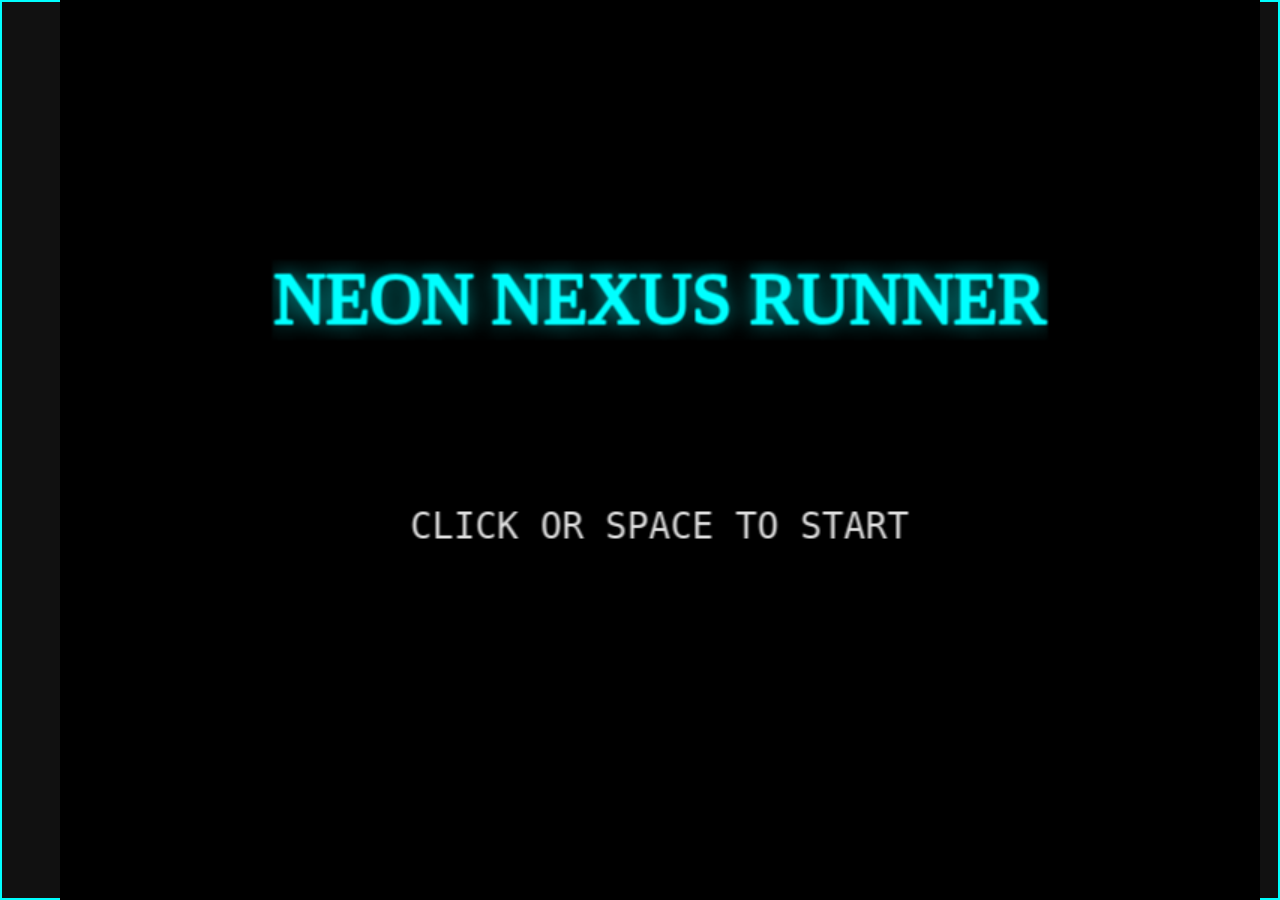
<file: phaser/260316/index.html>
<!DOCTYPE html>
<html lang="en">
<head>
    <meta charset="UTF-8">
    <meta name="viewport" content="width=device-width, initial-scale=1.0">
    <title>Neon Nexus Runner</title>
  <script type="module" crossorigin src="/phaser/260316/assets/index-8js2Ljbl.js"></script>
  <link rel="stylesheet" crossorigin href="/phaser/260316/assets/index-DbnS7CLB.css">
</head>
<body>
    <div id="game-container"></div>
</body>
</html>
</file>
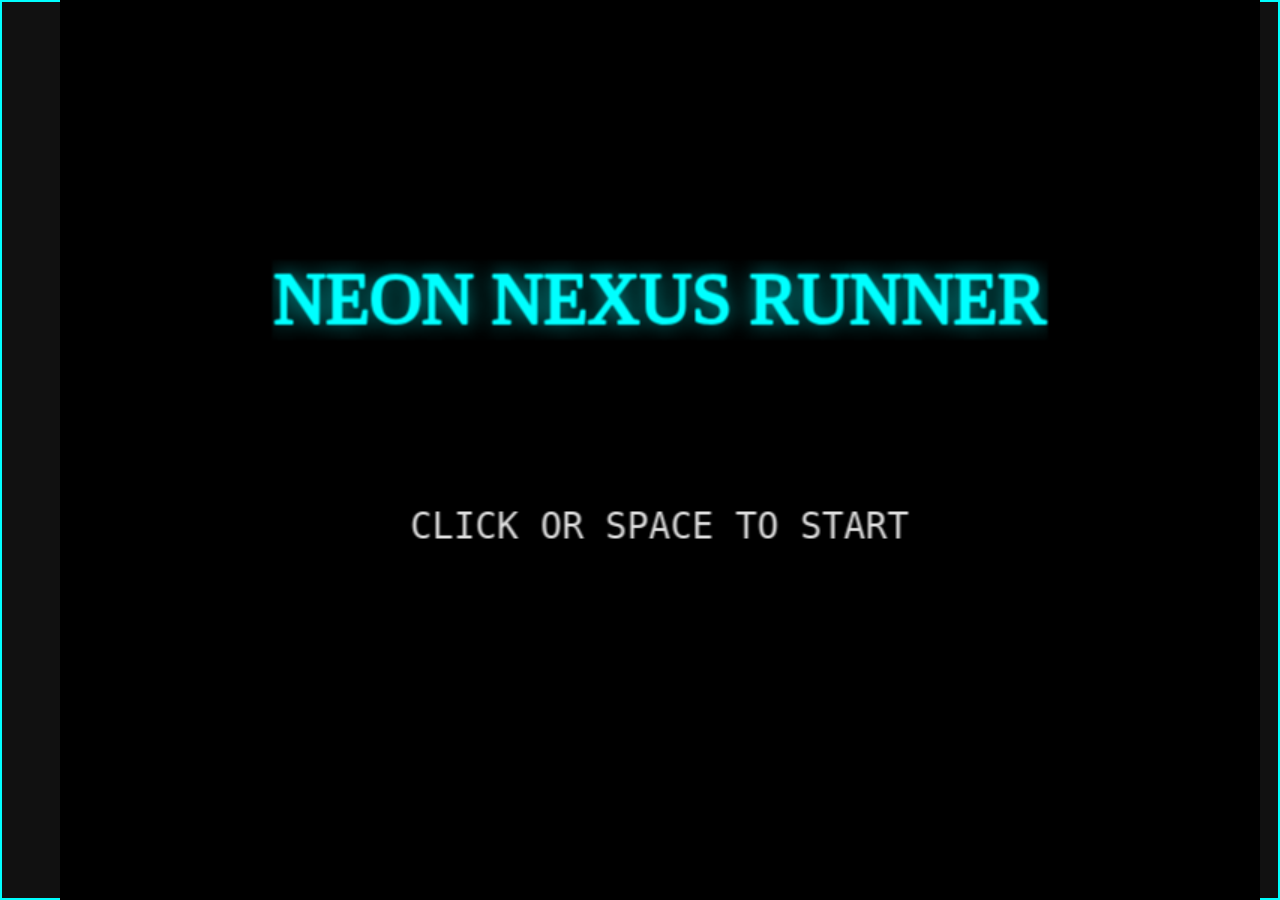
<file: pub/260316/index.html>
<!DOCTYPE html>
<html lang="en">
<head>
    <meta charset="UTF-8">
    <meta name="viewport" content="width=device-width, initial-scale=1.0">
    <title>Neon Nexus Runner</title>
  <script type="module" crossorigin src="./assets/index-8js2Ljbl.js"></script>
  <link rel="stylesheet" crossorigin href="./assets/index-DbnS7CLB.css">
</head>
<body>
    <div id="game-container"></div>
</body>
</html>
</file>
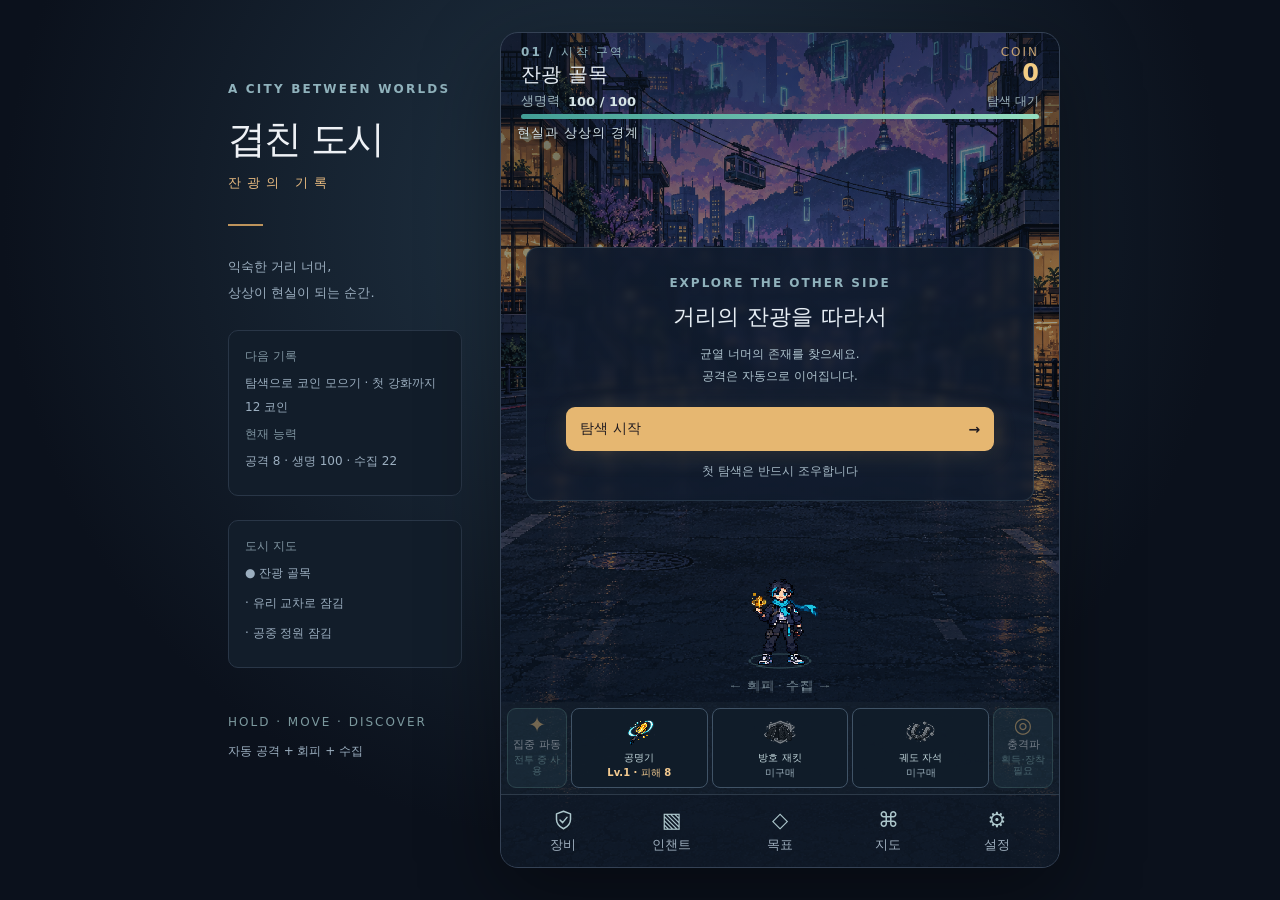
<file: pub/ch01/index.html>
<!doctype html>
<html lang="ko">
<head>
  <meta charset="UTF-8"><meta name="viewport" content="width=device-width, initial-scale=1, viewport-fit=cover">
  <meta name="theme-color" content="#101827"><title>겹친 도시 · 잔광의 기록</title>
  <link rel="icon" href="data:,">
  <link rel="stylesheet" href="./src/style.css">
</head>
<body>
  <div class="app">
    <aside class="journal"><div class="eyebrow">A CITY BETWEEN WORLDS</div><h1>겹친 도시</h1><p class="subtitle">잔광의 기록</p><div class="rule"></div><p>익숙한 거리 너머,<br>상상이 현실이 되는 순간.</p><div id="desktop-summary"></div><div class="journal-foot">HOLD · MOVE · DISCOVER<br><span>자동 공격 + 회피 + 수집</span></div></aside>
    <main id="game-shell">
      <header><div><span class="eyebrow" id="area-label">시작 구역</span><h2 id="place">잔광 골목</h2></div><div class="wallet"><span>COIN</span><strong id="coins">0</strong></div></header>
      <div class="vitals"><div class="health-label"><span>생명력</span><strong id="hp">100 / 100</strong><span id="phase">탐색 대기</span></div><div class="health-track"><div id="health-fill"></div></div></div>
      <div class="play-area">
        <section id="field" tabindex="0" aria-label="게임 전장. 화면을 드래그하거나 방향키로 좌우 이동" aria-keyshortcuts="ArrowLeft ArrowRight"><div id="phaser"></div><div class="field-feedback"><div class="field-top"><span id="battle-status">현실과 상상의 경계</span><button id="escape" hidden>도망</button></div><div id="toast" role="status" aria-live="polite"></div></div><div id="idle"><span class="eyebrow">EXPLORE THE OTHER SIDE</span><h3 id="idle-title">거리의 잔광을 따라서</h3><p id="idle-description">균열 너머의 존재를 찾으세요.<br>공격은 자동으로 이어집니다.</p><button id="next-goal" class="next-goal" hidden>다음 목표 <span>›</span></button><button id="explore" class="primary">탐색 시작 <span>→</span></button><small id="chance">첫 탐색은 반드시 조우합니다</small></div></section>
        <div class="control-deck"><button id="special-left" class="special"><b>✦</b><span>집중 파동</span><small>준비</small></button><div class="equipment-summary" role="group" aria-label="현재 장비"><div class="equipment-card" id="card-weapon"><span class="art art-0" aria-hidden="true"></span><span>공명기<strong id="gear-weapon"></strong></span></div><div class="equipment-card" id="card-armor"><span class="art art-1" aria-hidden="true"></span><span>방호 재킷<strong id="gear-armor"></strong></span></div><div class="equipment-card" id="card-collector"><span class="art art-2" aria-hidden="true"></span><span>궤도 자석<strong id="gear-collector"></strong></span></div></div><button id="special-right" class="special"><b>◎</b><span>충격파</span><small>첫 승리 목표 보상</small></button></div>
        <aside id="panel" class="panel" aria-labelledby="panel-title" hidden><div class="panel-heading"><div><span class="eyebrow">FIELD JOURNAL</span><h2 id="panel-title" tabindex="-1">장비</h2></div><button id="close-panel" aria-label="메뉴 닫기">✕</button></div><div id="panel-body"></div></aside>
      </div>
      <nav aria-label="게임 메뉴"><button data-panel="equipment"><svg viewBox="0 0 24 24" aria-hidden="true"><path d="M12 2 20 5v6c0 5-3.3 8.6-8 11-4.7-2.4-8-6-8-11V5z"/><path d="m8 12 3 3 5-6"/></svg>장비</button><button data-panel="cards"><span>▧</span>인챈트</button><button data-panel="goals"><span>◇</span>목표 <i id="goal-dot"></i></button><button data-panel="map"><span>⌘</span>지도</button><button data-panel="settings"><span>⚙</span>설정</button></nav>
    </main>
  </div>
  <dialog id="recovery" aria-labelledby="recovery-title"><h2 id="recovery-title">저장 기록 확인</h2><p id="recovery-text"></p><p>새 게임을 저장하면 현재 기록을 교체합니다. 읽지 못한 원본은 복구용으로 보존합니다.</p><button id="retry-load">다시 읽기</button><button id="new-game">새 게임 시작</button></dialog>
  <dialog id="reset-confirm" aria-labelledby="reset-title"><h2 id="reset-title">게임 완전 초기화</h2><p>현재 진행과 로컬 저장본·백업·복구 기록을 모두 삭제합니다.</p><button id="cancel-reset">취소</button><button id="confirm-reset">완전히 초기화</button></dialog>
  <script src="./vendor/phaser.min.js"></script><script type="module" src="./src/main.js"></script>
</body>
</html>
</file>
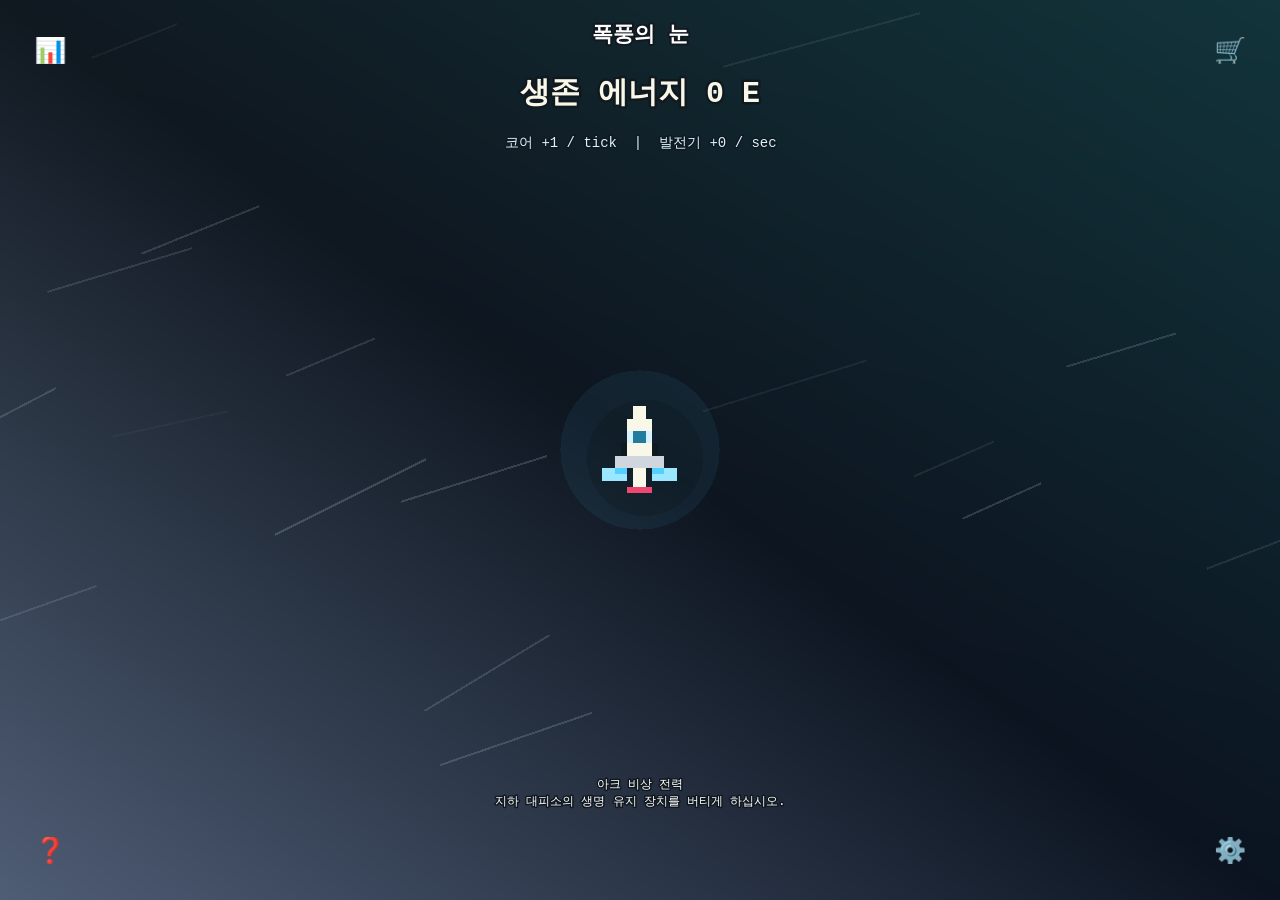
<file: pub/ck/index.html>
<!DOCTYPE html>
<html lang="ko">
  <head>
    <meta charset="UTF-8" />
    <meta name="viewport" content="width=device-width, initial-scale=1.0" />
    <title>폭풍의 눈</title>
    <script type="module" crossorigin src="./assets/index-fCjA8Sil.js"></script>
    <link rel="stylesheet" crossorigin href="./assets/index-DIsk_gTu.css">
  </head>
  <body>
    <div id="game-container"></div>
  </body>
</html>
</file>
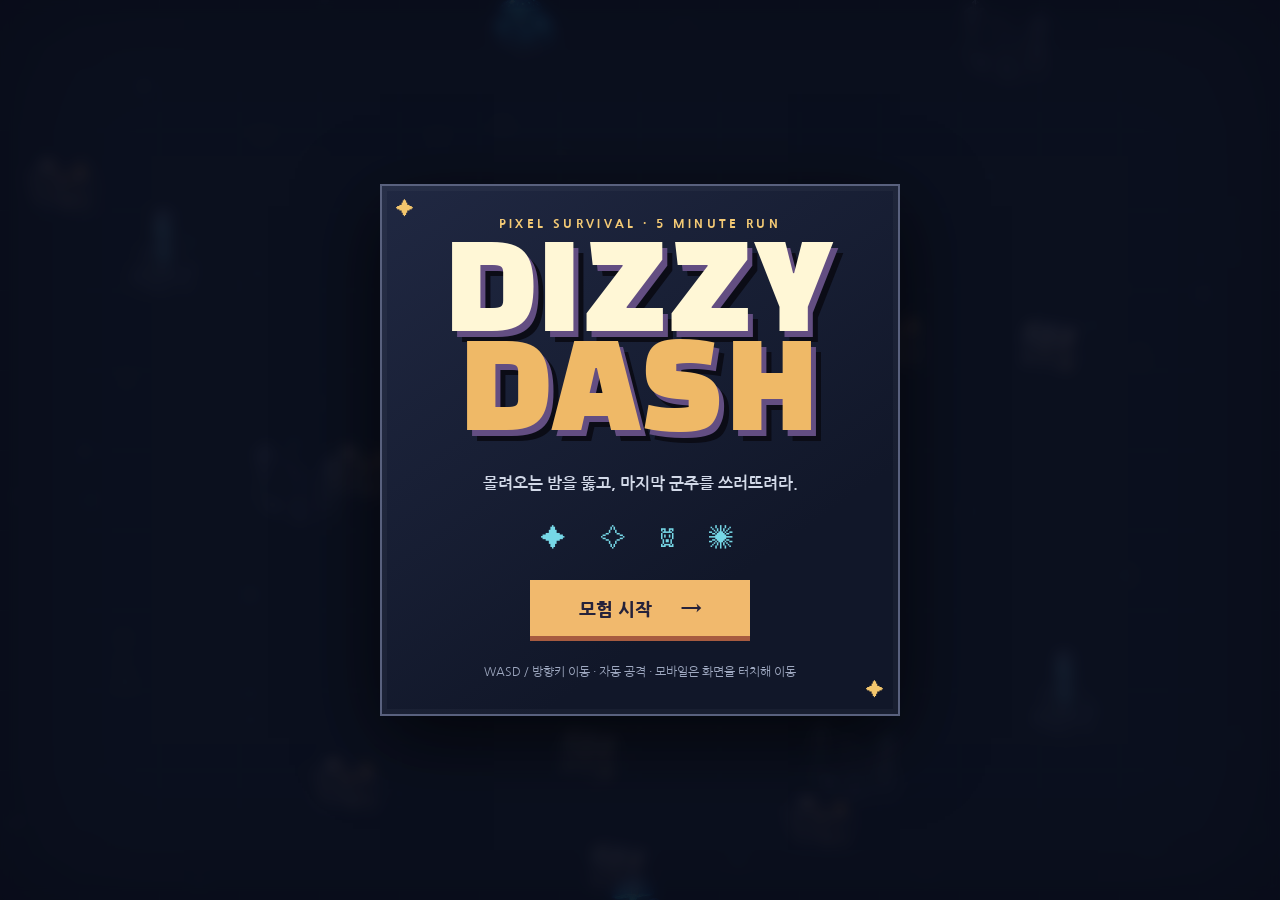
<file: pub/dd01/index.html>
<!doctype html>
<html lang="ko">
  <head>
    <meta charset="UTF-8" />
    <meta name="viewport" content="width=device-width, initial-scale=1, maximum-scale=1, user-scalable=no" />
    <meta name="theme-color" content="#111424" />
    <title>Dizzy Dash — 밤을 살아남아라</title>
    <script type="module" crossorigin src="./assets/index-4WSCrm2i.js"></script>
    <link rel="stylesheet" crossorigin href="./assets/index-DY08dWlR.css">
  </head>
  <body>
    <main id="app">
      <div id="game"></div>
      <div id="hud" hidden>
        <div class="hud-top"><div class="stat hp">♥ <span id="hp-label">100 / 100</span><div class="bar"><i id="hp-bar"></i></div></div><div class="stat time"><span id="stage-label">STAGE 1</span> · ◷ <span id="time-label">00:00</span></div><div class="stat kills">☠ <span id="kills-label">0</span></div></div>
        <div class="xp-wrap"><span id="level-label">LV 1</span><div class="bar xp"><i id="xp-bar"></i></div><span id="xp-label">0 / 4 XP</span></div>
        <div id="player-stats" class="player-stats" aria-label="플레이어 능력치"></div>
        <div id="boss-bar-wrap" hidden><span>밤의 군주</span><div class="bar boss"><i id="boss-bar"></i></div></div>
      </div>
      <div id="touch-controls" hidden><div id="joystick"><div id="joystick-knob"></div></div></div>
      <section id="menu" class="overlay"><div class="panel intro"><p class="eyebrow">PIXEL SURVIVAL · 5 MINUTE RUN</p><h1>DIZZY<br><em>DASH</em></h1><p class="tagline">몰려오는 밤을 뚫고, 마지막 군주를 쓰러뜨려라.</p><div class="preview-icons">✦　✧　☠　✺</div><button id="start-button" class="primary">모험 시작 <span>→</span></button><button id="new-button" class="secondary" hidden>새 게임 시작</button><p class="hint">WASD / 방향키 이동 · 자동 공격 · 모바일은 화면을 터치해 이동</p></div></section>
      <section id="upgrade" class="overlay" hidden><div class="panel upgrade-panel"><p class="eyebrow">LEVEL UP!</p><h2>새로운 힘을 선택하세요</h2><div id="upgrade-choices"></div><p class="hint">카드를 눌러 계속하기 · 1 / 2 / 3 키 사용 가능</p></div></section>
      <section id="result" class="overlay" hidden><div class="panel result-panel"><p class="eyebrow" id="result-eyebrow"></p><h2 id="result-title"></h2><p id="result-subtitle"></p><div class="result-stats"><div><strong id="result-time"></strong><small>생존 시간</small></div><div><strong id="result-kills"></strong><small>처치 수</small></div><div><strong id="result-level"></strong><small>도달 레벨</small></div></div><button id="restart-button" class="primary">다시 도전 <span>↻</span></button></div></section>
    </main>
  </body>
</html>
</file>
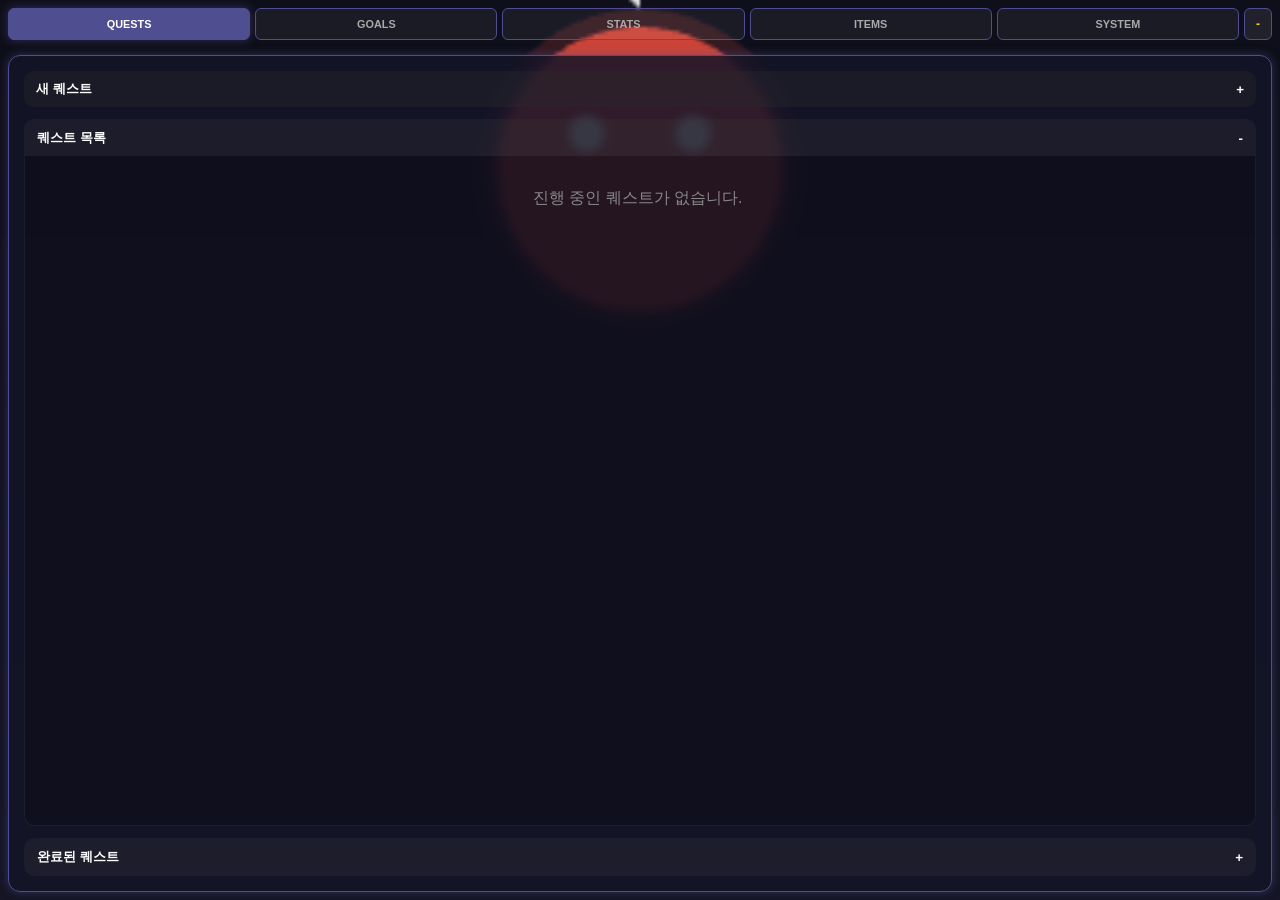
<file: pub/hq/index.html>
<!DOCTYPE html>
<html lang="ko">
  <head>
    <meta charset="UTF-8" />
    <meta name="viewport" content="width=device-width, initial-scale=1.0, viewport-fit=cover" />
    <title>Horizon Quest</title>
    <script type="module" crossorigin src="./assets/index-CZYZK7o8.js"></script>
    <link rel="stylesheet" crossorigin href="./assets/index-DOA9Mmzo.css">
  </head>
  <body>
    <div id="game-container"></div>
    <div id="ui-container"></div>
  </body>
</html>
</file>
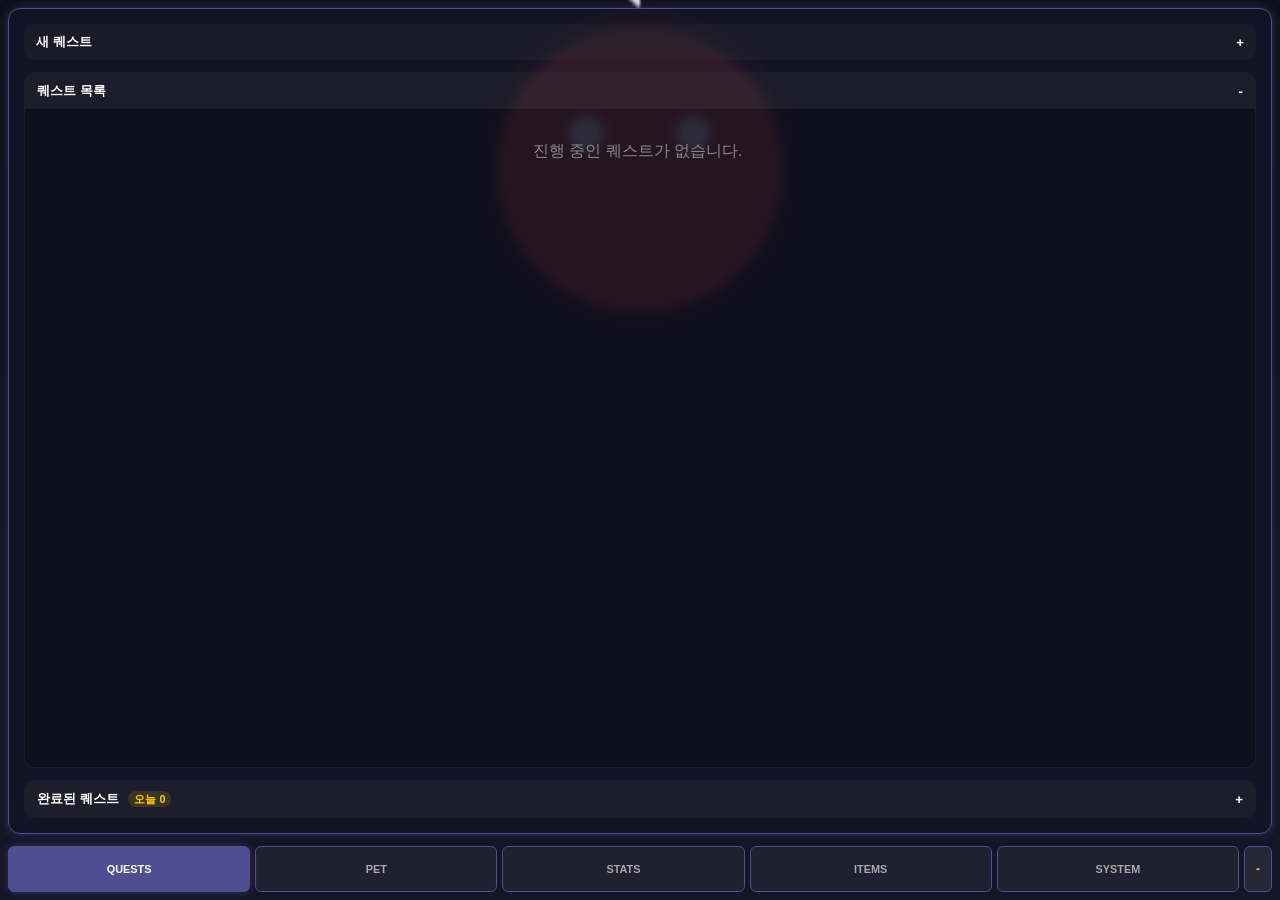
<file: pub/hq01/index.html>
<!DOCTYPE html>
<html lang="ko">
  <head>
    <meta charset="UTF-8" />
    <meta name="viewport" content="width=device-width, initial-scale=1.0, viewport-fit=cover" />
    <title>Horizon Quest</title>
    <script type="module" crossorigin src="./assets/index-DRPVR2Gy.js"></script>
    <link rel="stylesheet" crossorigin href="./assets/index-cgn2CxUa.css">
  </head>
  <body>
    <div id="game-container"></div>
    <div id="ui-container"></div>
  </body>
</html>
</file>
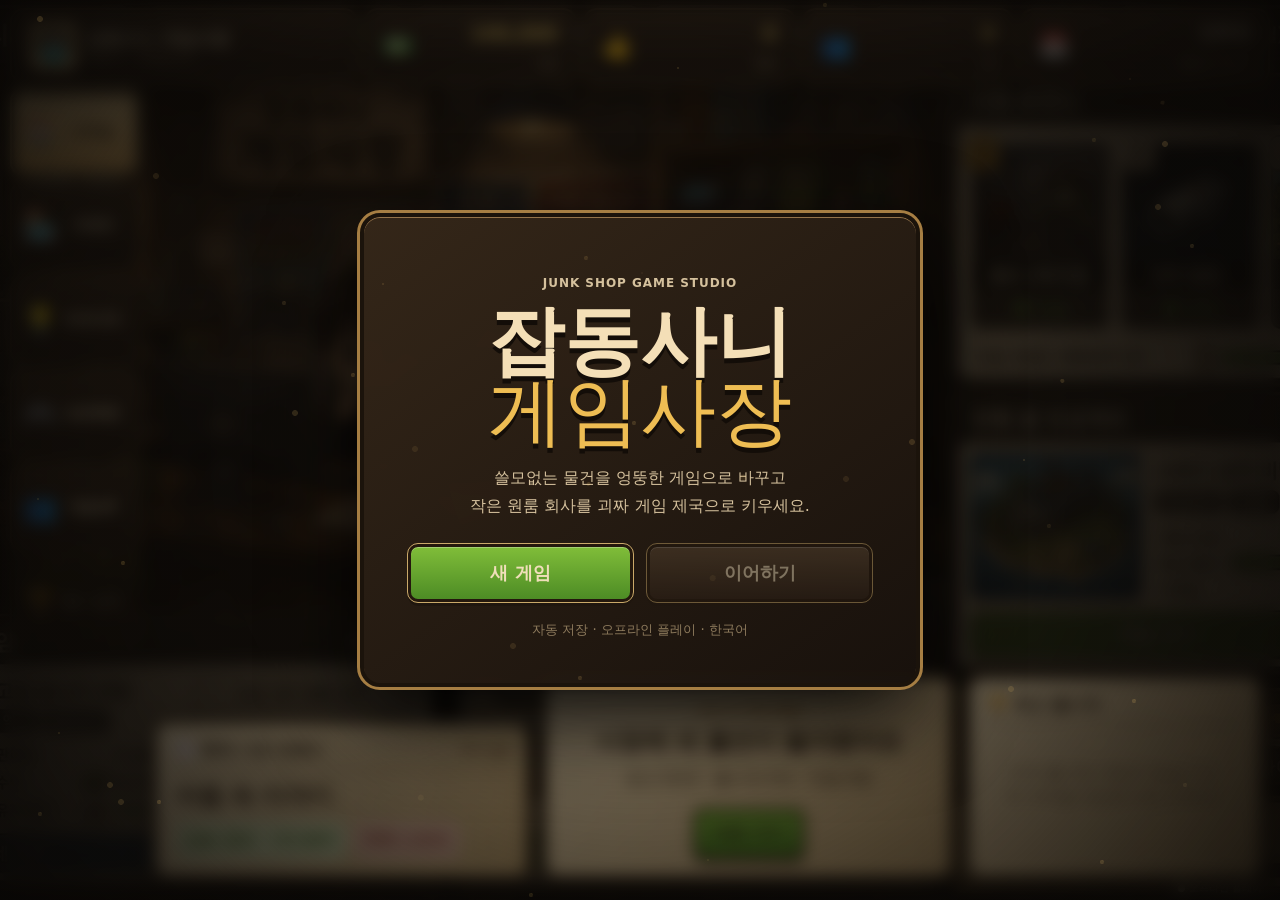
<file: pub/ju01/index.html>
<!doctype html>
<html lang="ko">
  <head>
    <meta charset="UTF-8" />
    <meta name="viewport" content="width=device-width, initial-scale=1.0, viewport-fit=cover" />
    <meta name="theme-color" content="#191713" />
    <meta name="description" content="잡동사니를 조합해 기상천외한 게임을 만드는 경영 시뮬레이션" />
    <title>잡동사니 게임사장</title>
    <script type="module" crossorigin src="/pub/ju01/assets/index-DosweHq-.js"></script>
    <link rel="stylesheet" crossorigin href="/pub/ju01/assets/index--Me20t4A.css">
  </head>
  <body>
    <div id="game-canvas" aria-hidden="true"></div>
    <div id="app"></div>
  </body>
</html>
</file>
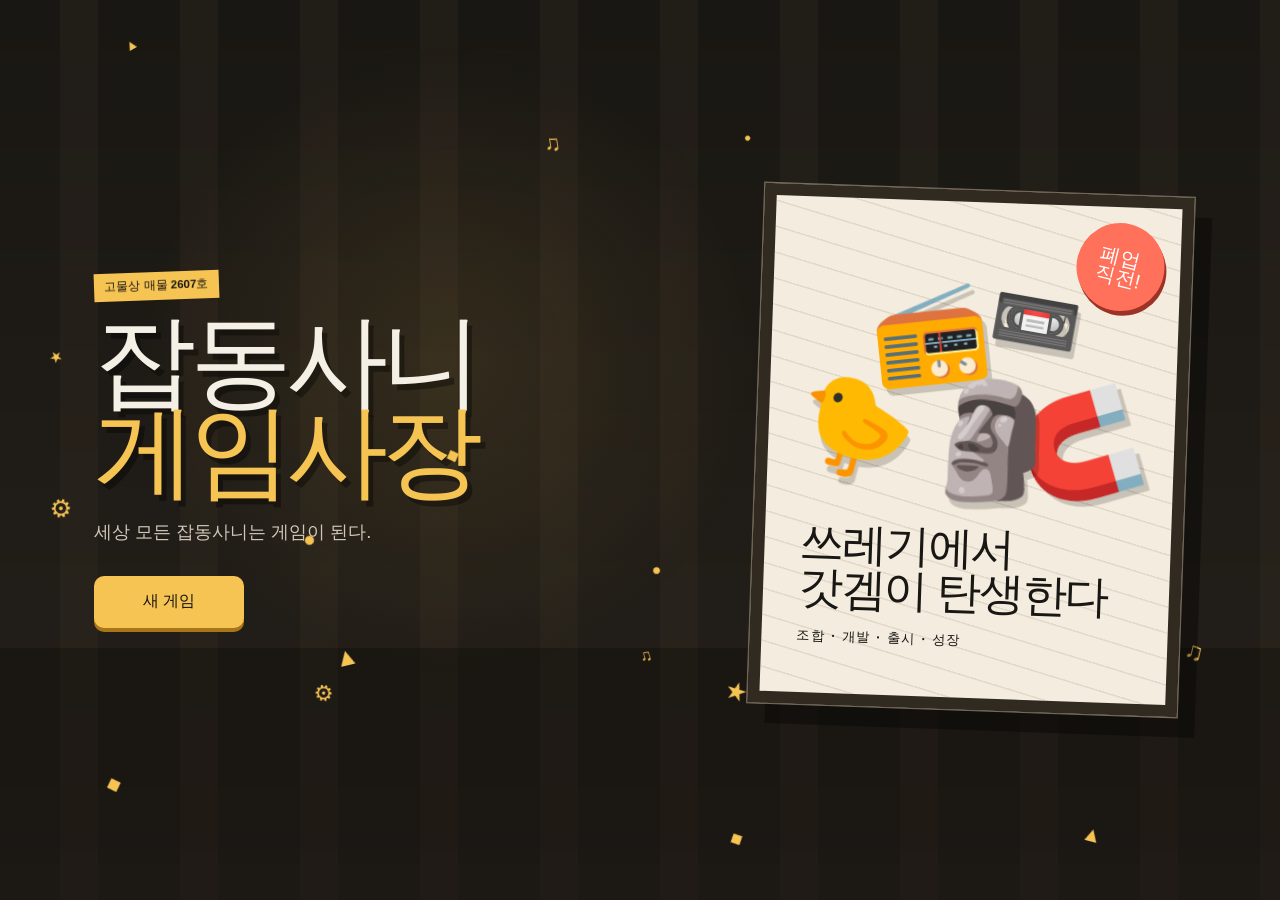
<file: pub/ju02/index.html>
<!doctype html>
<html lang="ko">
  <head>
    <meta charset="UTF-8" />
    <meta name="viewport" content="width=device-width, initial-scale=1.0" />
    <meta name="theme-color" content="#191713" />
    <meta name="description" content="잡동사니를 조합해 기상천외한 게임을 만드는 경영 시뮬레이션" />
    <title>잡동사니 게임사장</title>
    <script type="module" crossorigin src="/pub/ju01/assets/index-D96AgUFr.js"></script>
    <link rel="stylesheet" crossorigin href="/pub/ju01/assets/index-DfxvBNPX.css">
  </head>
  <body>
    <div id="game-canvas" aria-hidden="true"></div>
    <div id="app"></div>
  </body>
</html>
</file>
<file: phaser/260316/assets/index-DbnS7CLB.css>
*{margin:0;padding:0;box-sizing:border-box}body{background:#111;margin:0;padding:0;width:100vw;height:100vh;overflow:hidden;display:flex;justify-content:center;align-items:center;font-family:Segoe UI,Tahoma,Geneva,Verdana,sans-serif}#game-container{box-shadow:0 0 20px #00ffff4d;border:2px solid #0ff;width:100%;height:100%;display:flex;justify-content:center;align-items:center}
</file>
<file: pub/260316/assets/index-DbnS7CLB.css>
*{margin:0;padding:0;box-sizing:border-box}body{background:#111;margin:0;padding:0;width:100vw;height:100vh;overflow:hidden;display:flex;justify-content:center;align-items:center;font-family:Segoe UI,Tahoma,Geneva,Verdana,sans-serif}#game-container{box-shadow:0 0 20px #00ffff4d;border:2px solid #0ff;width:100%;height:100%;display:flex;justify-content:center;align-items:center}
</file>
<file: pub/ch01/src/style.css>
:root{font-family:'Noto Sans KR',system-ui,sans-serif;color:#e6edf4;background:#0b111c;font-synthesis:none;font-size:14px;color-scheme:dark}*{box-sizing:border-box}body{margin:0;background:radial-gradient(ellipse at 48% 25%,#213445 0%,#0b111c 65%);min-height:100dvh}button{font:inherit;color:inherit;border:1px solid #354453;background:#202c3b;border-radius:9px;cursor:pointer;min-height:44px;padding:10px 14px;touch-action:manipulation}button:hover{border-color:#83d7d0;background:#2b3d4d}button:focus-visible,#field:focus-visible,#panel-title:focus-visible{outline:2px solid #ffc575;outline-offset:3px}button:disabled{cursor:default;opacity:.45}button.primary{background:#e6b771;color:#201b20;border:0;font-weight:800;box-shadow:0 4px 24px #f9c57220}.app{max-width:900px;margin:auto;display:grid;grid-template-columns:250px minmax(320px,560px);justify-content:center;gap:30px;align-items:start;padding:32px 20px}.journal{padding:50px 8px;color:#9baebf;position:sticky;top:30px}.eyebrow{font-size:9px;letter-spacing:2.2px;color:#90b2bc;font-weight:700}h1{font-size:38px;letter-spacing:-2px;color:#eef1f5;margin:18px 0 0}h2{font-size:20px;margin:3px 0;font-weight:800}h3{margin:6px 0 12px;font-size:23px}.subtitle{letter-spacing:6px;font-size:14px;margin-top:5px;color:#e9bb80}.rule{width:35px;height:2px;background:#be945c;margin:28px 0}.journal p{font-size:13px;line-height:2}.journal-foot{font-size:10px;letter-spacing:2px;color:#7c999e;margin-top:40px;line-height:2.4}.journal-foot span{letter-spacing:0;color:#9baebf}.summary-box{margin-top:24px;padding:16px;border:1px solid #293647;border-radius:10px;background:#121d2a}.summary-box small{color:#7e939f}.summary-box p{margin:6px 0;font-size:12px}#game-shell{touch-action:pan-y;user-select:none;position:relative;background:#111b29;border:1px solid #354255;border-radius:18px;overflow:hidden;box-shadow:0 25px 80px #0006;width:100%}header{display:flex;align-items:center;justify-content:space-between;padding:18px 20px 10px}.wallet{text-align:right}.wallet span{font-size:9px;letter-spacing:2px;color:#c5a272;display:block}.wallet strong{font-size:24px;color:#f3cc84;font-variant-numeric:tabular-nums}.vitals{padding:0 20px}.health-label{display:flex;align-items:center;gap:8px;font-size:10px;color:#9fb5bd}.health-label strong{color:#d5e4e6;font-size:11px}#phase{margin-left:auto}.health-track{height:5px;background:#2c3948;margin-top:7px;border-radius:4px;overflow:hidden}#health-fill{height:100%;width:100%;background:linear-gradient(90deg,#429e96,#95dec0);transition:width .15s}.next-goal{border:0;border-radius:0;background:transparent;padding:12px 20px;width:100%;text-align:left;font-size:11px;color:#d7c8a7;min-height:44px;display:flex;justify-content:space-between}.play-area{position:relative}#field{touch-action:none;position:relative;aspect-ratio:400/510;background:#152132;overflow:hidden}#phaser,#phaser canvas{width:100%!important;height:100%!important;display:block}.field-top{position:absolute;top:12px;left:16px;right:16px;display:flex;justify-content:space-between;align-items:center;pointer-events:none;font-size:10px;letter-spacing:1px;color:#d1e1e7;text-shadow:0 2px 4px black}.field-top button{pointer-events:auto;font-size:10px;min-height:44px;padding:5px 10px;background:#111d2ac9}#idle{position:absolute;top:26%;left:25px;right:25px;text-align:center;padding:26px 15px 20px;border-radius:12px;background:linear-gradient(#101b2dec,#101b2dba);border:1px solid #8db6c32c;backdrop-filter:blur(3px)}#idle p{color:#afc4cf;font-size:12px;line-height:1.8}#idle .eyebrow{font-size:8px;letter-spacing:2px}#idle h3{font-size:22px;margin-top:12px}#explore{width:90%;margin:8px 0 12px;display:inline-flex;justify-content:space-between;align-items:center}#chance{display:block;font-size:10px;color:#a6b9c6}#toast{position:absolute;left:16px;right:16px;top:48px;text-align:center;background:#101c2bea;border:1px solid #93b6bc3b;padding:10px 12px;border-radius:8px;color:#e0e8e8;font-size:11px;line-height:1.7;pointer-events:none;opacity:0;transition:opacity .2s}#toast.visible{opacity:1}.control-deck{padding:12px;display:flex;justify-content:space-between;gap:8px;background:linear-gradient(#1c2938,#172230);align-items:stretch;user-select:none}.special{width:80px;flex-shrink:0;padding:8px 3px;display:flex;flex-direction:column;align-items:center;gap:3px;background:#203644;border-color:#4b7375;min-height:80px}.special b{color:#e9c180;font-size:23px;font-weight:500;line-height:24px}.special span{font-size:11px}.special small{font-size:9px;color:#87b7bb}nav{display:flex;justify-content:space-around;padding:5px 8px;background:#111b28;border-top:1px solid #2d3a49}nav button{background:transparent;border:0;flex:1;font-size:10px;color:#9eaebd;padding:8px 0;border-radius:6px;position:relative}nav button span{display:block;font-size:21px;line-height:24px;margin-bottom:4px;color:#adc7cc}nav button.active{color:#f5cc90;background:#233040}#goal-dot{width:5px;height:5px;border-radius:100%;background:#efc17b;display:none;position:absolute;top:8px;right:20%}.panel{background:#14202df5;border:1px solid #344451;border-radius:0;padding:20px 16px;position:absolute;inset:0;overflow:auto;scrollbar-width:thin;z-index:10}.panel-heading{display:flex;justify-content:space-between;align-items:center;margin-bottom:15px}.panel-heading button{min-width:44px;background:transparent;border:0;font-size:16px}.panel h2{font-size:22px}.entry{padding:15px 12px;border:1px solid #344352;border-radius:10px;background:#1a2836;margin-bottom:12px}.entry h3{font-size:15px;margin:0 0 8px}.entry p{font-size:11px;color:#a9bac8;line-height:1.8;margin:7px 0}.entry small{font-size:10px;color:#89a8af;display:block;line-height:1.7}.entry button{width:100%;margin-top:10px;font-size:11px}.entry .tag{font-size:9px;background:#304252;padding:3px 6px;border-radius:4px;color:#a6c4c6;float:right}.entry .compare{color:#f3ca90;font-size:12px;margin:12px 0}.notice{font-size:11px;color:#b7c8d4;line-height:1.8;padding:10px;background:#263744;border-radius:8px;margin:0 0 12px}.art{width:64px;height:64px;float:left;margin:0 10px 5px 0;background-image:url('../public/assets/sprites.png');background-size:300% 225%;image-rendering:pixelated}.art-0{background-position:0 100%}.art-1{background-position:50% 100%}.art-2{background-position:100% 100%}.clear{clear:both}.entry.completed{border-color:#b2915c}.entry.current{border-color:#73b9ba}.small-note{font-size:10px;color:#9ab0bd;line-height:1.8}dialog{border:1px solid #6b8899;border-radius:16px;background:#172535;color:#e3e9ee;max-width:370px;padding:24px}dialog::backdrop{background:#050b14d9}dialog p{font-size:13px;line-height:1.8}dialog button{margin:6px}
@media(max-width:1100px){.app{display:block;max-width:440px;padding:0;margin:auto}.journal{display:none}#game-shell{border:0;border-radius:0}header{padding-top:max(14px,env(safe-area-inset-top))}nav{padding-bottom:max(5px,env(safe-area-inset-bottom))}.panel{padding:12px 14px;box-shadow:0 -8px 25px #0006}.panel-heading{position:sticky;top:-12px;background:#14202d;z-index:1;padding:5px 0;margin-bottom:8px}.panel-heading .eyebrow{display:none}.panel-heading h2{font-size:17px}.panel-heading button{min-height:44px}#field{height:calc(100dvh - 300px - env(safe-area-inset-top) - env(safe-area-inset-bottom));min-height:220px;max-height:570px;aspect-ratio:auto}.control-deck{padding:10px 12px}.special{min-height:75px}header h2{font-size:19px}}
[hidden]{display:none!important}

/* 하나의 도시 배경이 상단 정보, 전장, 하단 조작 영역까지 이어진다. */
#game-shell{background:linear-gradient(#0b1521a6,#0b152166 35%,#0b152199),url('../public/assets/city.png') center/cover no-repeat}
#game-shell{background-position:center center,calc(50% + var(--scene-pan, 0px)) center}
#field{background:transparent}
.control-deck{background:#17223099}
.control-deck{display:flex;gap:4px;padding:6px}
.equipment-summary{flex:1;min-width:0;display:grid;grid-template-columns:repeat(3,minmax(0,1fr));gap:4px}
.equipment-card{min-width:0;display:flex;flex-direction:column;align-items:center;justify-content:center;padding:3px 1px;border:1px solid #405366;border-radius:8px;background:#101c2ae6;color:#c2d6db;font-size:10px;line-height:1.15;text-align:center}
.equipment-card .art{width:32px;height:32px;flex:none;float:none;margin:0 0 2px}
.equipment-card{position:relative}
.equipment-card.enchanted::after{content:'';position:absolute;top:18px;right:2px;width:23px;height:23px;border:1px solid #f3ca90;border-radius:3px;background:var(--enchant-art) center/cover no-repeat;image-rendering:pixelated;box-shadow:0 0 6px #f3ca9088}
.equipment-card>span:last-child{min-width:0;overflow-wrap:anywhere}
.equipment-card strong{display:block;margin-top:3px;color:#f3ca90;font-weight:600;font-variant-numeric:tabular-nums}
.equipment-card.unowned .art{filter:grayscale(1);opacity:.5}
.equipment-card.unowned strong{color:#9aaeba}
.control-deck .special{width:60px;min-height:80px;padding:5px 2px}
.control-deck .special b{font-size:21px;line-height:22px}
.control-deck .special span{font-size:11px;line-height:1.1}
.control-deck .special small{font-size:10px;line-height:1.1}
.entry label{display:block;margin-top:10px;color:#c2d6db;font-size:12px}
.entry input{width:100%;min-height:44px;margin-top:5px;padding:10px;border:1px solid #587277;border-radius:8px;background:#101b28;color:#eef1f5;font:inherit}
.entry input:focus-visible{outline:2px solid #ffc575;outline-offset:2px}
.word-preview{margin-top:12px;padding:10px;border:1px solid #73b9ba;border-radius:8px;background:#20303d}
.card-art{width:64px;height:64px;float:left;margin:0 10px 5px 0;image-rendering:pixelated}
.entry.gear-card{border-left:4px solid #86bdd0;background:#162b39}
.entry.enchant-card{border-left:4px solid #e3bc7b;background:#272735}
.city-map{position:relative;width:100%;aspect-ratio:2/3;margin:8px 0 12px;border:1px solid #617c8c;border-radius:10px;overflow:hidden;background:#101b28 url('../public/assets/city-map.png') center/cover no-repeat;image-rendering:pixelated}
.map-point{position:absolute;transform:translate(-50%,-50%);width:112px;min-height:52px;padding:4px 6px;border:2px solid #78c7d0;background:#102439e8;box-shadow:0 0 16px #5acddd88;color:#eaf6f7;text-align:center;font-size:11px;line-height:1.2}
.map-point span,.map-point small{display:block}
.map-point small{margin-top:3px;color:#a9d8df;font-size:10px}
.map-point.point-0{left:24%;top:74%}.map-point.point-1{left:73%;top:45%}.map-point.point-2{left:42%;top:13%}
.map-point.here{border-color:#f4c781;box-shadow:0 0 17px #f4c781aa}
.map-point.locked{border-color:#6f7a88;background:#17202bd9;box-shadow:none;color:#abb8c3}
.map-point.locked small{color:#a4aeba}
.map-point.selected{outline:2px solid #fff;outline-offset:2px}
@media(max-width:390px){.map-point{width:96px;font-size:10px}.map-point small{font-size:9px}}
nav{background:#111b28b3}
#game-shell{height:calc(100dvh - 64px);display:flex;flex-direction:column}
.play-area{flex:1;min-height:0;display:flex;flex-direction:column}
#field{flex:1;aspect-ratio:auto;min-height:0}
@media(max-width:1100px){#game-shell{height:100dvh}#field{height:auto;min-height:0;max-height:none}}
/* 작은 화면에서도 정보와 버튼 설명을 읽을 수 있는 최소 글자 크기. */
.eyebrow,.wallet span,.journal-foot,.summary-box small,#idle .eyebrow,.special small,#chance,.entry small,.entry .tag,.small-note{font-size:12px}
.health-label,.health-label strong,.field-top,nav button,.special span,.next-goal,.entry p,.entry button,.notice{font-size:13px}
#phase{font-size:12px}
.field-top button,#toast{font-size:12px}
#battle-status{white-space:pre-line}
nav button svg{display:block;width:21px;height:24px;margin:0 auto 4px;fill:none;stroke:#adc7cc;stroke-width:1.7;stroke-linecap:round;stroke-linejoin:round}
nav button.active svg{stroke:#f5cc90}
#idle{top:22%}
#idle .next-goal{width:90%;margin:8px auto 0;padding:8px 12px;border:1px solid #587277;border-radius:8px;background:#243544;color:#f3ca90}
@media(max-height:650px){#idle{top:42px;padding:8px 12px}#idle h3{font-size:17px;margin:4px 0}#idle p{margin:2px 0;line-height:1.3}#idle .next-goal{margin-top:4px}#explore{margin:4px 0}}

/* 전투 상태와 액션 알림은 한 흐름에 놓아 긴 문구도 겹치지 않게 한다. */
header{padding-top:10px;padding-bottom:4px}
header h2{margin:0}
.health-track{margin-top:4px}
.field-feedback{position:absolute;top:6px;left:16px;right:16px;pointer-events:none;z-index:2}
.field-top{position:static;display:flex;align-items:flex-start;gap:8px;min-height:44px}
#battle-status{flex:1;min-width:0;line-height:1.25;overflow-wrap:anywhere}
.field-top button{flex-shrink:0}
#toast{position:static;margin-top:6px;padding:7px 10px;line-height:1.45}
@media(max-width:1100px){header{padding-top:max(8px,env(safe-area-inset-top))}}

@media(prefers-reduced-motion:reduce){#health-fill,#toast{transition:none}}
</file>
<file: pub/ck/assets/index-DIsk_gTu.css>
:root{font-family:Inter,system-ui,Avenir,Helvetica,Arial,sans-serif;line-height:1.5;font-weight:400;color-scheme:light dark;color:#ffffffde;background-color:#242424;font-synthesis:none;text-rendering:optimizeLegibility;-webkit-font-smoothing:antialiased;-moz-osx-font-smoothing:grayscale}html,body{margin:0;width:100%;height:100%;overflow:hidden;overscroll-behavior:none;touch-action:none}#game-container{width:100vw;height:100vh;height:100dvh}#game-container canvas{display:block}
</file>
<file: pub/dd01/assets/index-DY08dWlR.css>
@import"https://fonts.googleapis.com/css2?family=Black+Han+Sans&family=Nanum+Gothic:wght@400;700;800&display=swap";:root{font-family:Nanum Gothic,sans-serif;color:#f7f0dc;background:#0e1120;font-synthesis:none}*{box-sizing:border-box}body{margin:0;overflow:hidden}button{font:inherit;cursor:pointer}#app,#game{position:fixed;inset:0}#game canvas{display:block}#app:after{content:"";position:fixed;inset:0;pointer-events:none;box-shadow:inset 0 0 130px #040610a8;z-index:1}.overlay{position:fixed;inset:0;z-index:5;display:grid;place-items:center;background:#080b17c9;-webkit-backdrop-filter:blur(7px);backdrop-filter:blur(7px);padding:20px}.overlay[hidden],#hud[hidden],#touch-controls[hidden],#boss-bar-wrap[hidden]{display:none}.panel{width:min(520px,100%);border:2px solid #59617e;background:linear-gradient(145deg,#202842,#111729 72%);box-shadow:0 22px 75px #000a,inset 0 0 0 5px #ffffff08;text-align:center;padding:32px;position:relative}.panel:before,.panel:after{content:"✦";position:absolute;color:#f3c66d;font-size:18px}.panel:before{top:12px;left:14px}.panel:after{bottom:12px;right:14px}.eyebrow{color:#f4ca75;letter-spacing:.28em;font-size:12px;font-weight:800;margin:0 0 15px}.intro h1{font-family:Black Han Sans,Impact,sans-serif;font-size:clamp(72px,12vw,118px);line-height:.84;letter-spacing:.02em;margin:18px 0 24px;color:#fff7d6;text-shadow:5px 6px 0 #634e82,10px 11px 0 #0b0c16}.intro h1 em{font-style:normal;color:#efb967}.tagline{font-weight:700;color:#d2d9e8;line-height:1.7}.preview-icons{color:#76d7e6;font-size:25px;letter-spacing:.2em;margin:26px auto}.primary{border:0;border-bottom:5px solid #a75b40;background:#f1b96d;color:#25223b;font-weight:900;font-size:18px;padding:17px 27px;min-width:220px;transition:transform .1s,filter .1s}.primary:hover,.choice:hover{transform:translateY(-3px);filter:brightness(1.09)}.primary:active,.choice:active{transform:translateY(1px)}.primary span{margin-left:24px;font-size:22px}.hint{font-size:12px;color:#9fa9c1;line-height:1.6;margin:22px 0 0}#hud{position:fixed;z-index:3;left:18px;right:18px;top:16px;pointer-events:none;text-shadow:1px 2px 2px #000}.hud-top{display:flex;align-items:flex-start;gap:12px}.stat{background:#151b30dc;border:1px solid #66708c;padding:8px 12px;font-weight:800;min-width:86px}.stat.hp{width:190px;color:#ff8f94}.stat.time{margin-left:auto;color:#f0dba3}.stat.kills{color:#d5dcf5}.bar{height:9px;background:#0b0d18;border:1px solid #53627b;overflow:hidden;margin-top:7px}.bar i{display:block;width:100%;height:100%;background:linear-gradient(90deg,#e65d71,#ff9a92);transition:width .2s}.xp-wrap{position:absolute;top:55px;left:0;right:0;display:flex;align-items:center;gap:8px;font-size:11px;font-weight:900;color:#91e9fa}.bar.xp{flex:1;margin:0;height:8px}.bar.xp i{background:linear-gradient(90deg,#30a5d6,#9aefff)}#boss-bar-wrap{position:absolute;top:75px;left:25%;width:50%;text-align:center;color:#ff9fa9;font-size:12px;font-weight:900}.bar.boss i{background:#cf4463}.upgrade-panel h2,.result-panel h2{font-family:Black Han Sans,Impact,sans-serif;font-size:35px;font-weight:400;margin:5px 0 24px}#upgrade-choices{display:grid;gap:11px}.choice{width:100%;border:1px solid #7187a9;background:#2b3652;color:#fff;text-align:left;padding:13px 16px;display:flex;align-items:center;gap:17px;transition:transform .1s,filter .1s}.choice .icon{display:grid;place-items:center;min-width:44px;height:44px;background:#12192c;color:#f1cb75;font-size:27px}.choice strong{display:block;font-size:16px}.choice small{display:block;color:#b8c9df;margin-top:5px}.choice kbd{margin-left:auto;color:#8e9db9}.result-panel p:not(.eyebrow){line-height:1.7;color:#c4cce0}.result-stats{display:flex;justify-content:space-around;border-top:1px solid #57627b;border-bottom:1px solid #57627b;margin:26px 0;padding:17px 0}.result-stats strong{display:block;font-size:23px;color:#f5c779}.result-stats small{display:block;margin-top:6px;color:#9daeca;font-size:11px}#touch-controls{position:fixed;z-index:3;bottom:24px;left:24px;pointer-events:none;display:flex;align-items:end;gap:14px;color:#d9e6ef;font-size:11px;text-shadow:1px 2px 2px #000}#joystick{width:110px;height:110px;border:2px solid #a1c8d999;border-radius:50%;background:#29375388;pointer-events:auto;touch-action:none;position:relative}#joystick-knob{width:48px;height:48px;border-radius:50%;background:#9ed6dbbd;border:2px solid #e1fdff;position:absolute;left:29px;top:29px;box-shadow:0 0 18px #51bbdb88}@media(max-width:560px){.panel{padding:27px 20px}.intro h1{font-size:75px}.hud-top{gap:5px}.stat{padding:6px;min-width:54px;font-size:12px}.stat.hp{width:143px}.xp-wrap{top:47px}#boss-bar-wrap{top:64px}.result-panel h2,.upgrade-panel h2{font-size:28px}#touch-controls span{display:none}}.secondary{display:block;margin:10px auto 0;padding:10px 18px;border:1px solid #7187a9;background:#25314a;color:#e9edf7;font-weight:700}.secondary[hidden]{display:none}.player-stats{position:absolute;top:75px;left:0;max-width:min(100%,800px);padding:6px 9px;background:#151b30dc;border:1px solid #66708c;color:#cde6ed;font-size:11px;font-weight:700;line-height:1.5}#boss-bar-wrap{top:120px}@media(max-width:560px){.player-stats{top:65px;font-size:10px}#boss-bar-wrap{top:125px;left:10%;width:80%}#xp-label{font-size:10px}}#game{touch-action:none}#touch-controls{position:fixed;inset:0;z-index:3;pointer-events:none;display:block}#joystick{position:absolute;left:0;top:0;transform:translate(-50%,-50%);width:112px;height:112px;pointer-events:none;background:#29375399}#joystick-knob{left:30px;top:30px}
</file>
<file: pub/hq/assets/index-DOA9Mmzo.css>
:root{--app-height: 100vh;--bg-color: #0a0a12;--surface-color: rgba(20, 20, 40, .85);--primary-color: #4e4e91;--accent-color: #ffcc00;--success-color: #28a745;--danger-color: #ff4444;--text-main: #ffffff;--text-muted: #aaaaaa;--border-glow: 0 0 10px rgba(78, 78, 145, .5)}@supports (height: 100svh){:root{--app-height: 100svh}}@supports (height: 100dvh){:root{--app-height: min(100svh, 100dvh)}}html{width:100%;height:var(--app-height);overflow:hidden;overscroll-behavior:none}body{margin:0;padding:0;width:100%;height:var(--app-height);overflow:hidden;overscroll-behavior:none;background-color:var(--bg-color);font-family:Pretendard,Arial,sans-serif;color:var(--text-main);position:fixed;top:0;right:0;bottom:0;left:0}#game-container{width:100%;height:var(--app-height);position:fixed;top:0;right:0;bottom:0;left:0;z-index:0;overflow:hidden}#ui-container{position:fixed;top:0;right:0;bottom:0;left:0;width:100%;height:var(--app-height);max-height:var(--app-height);display:flex;flex-direction:column;pointer-events:none;z-index:1;padding:max(8px,env(safe-area-inset-top)) max(8px,env(safe-area-inset-right)) max(8px,env(safe-area-inset-bottom)) max(8px,env(safe-area-inset-left));box-sizing:border-box;overflow:hidden;min-height:0}#ui-container>*{pointer-events:auto}.hud{background:var(--surface-color);border:1px solid var(--primary-color);border-radius:12px;padding:15px;margin-bottom:10px;box-shadow:var(--border-glow);-webkit-backdrop-filter:blur(5px);backdrop-filter:blur(5px)}.hud-header{display:flex;justify-content:space-between;align-items:center;margin-bottom:10px}.hud-level{font-size:1.2rem;font-weight:700;color:var(--accent-color);text-shadow:0 0 5px rgba(255,204,0,.5)}.exp-container{flex:1;height:8px;background:#ffffff1a;border-radius:4px;margin:0 15px;overflow:hidden}.exp-bar{height:100%;background:linear-gradient(90deg,var(--accent-color),#ff9900);transition:width .5s cubic-bezier(.4,0,.2,1)}.stats-grid{display:grid;grid-template-columns:repeat(3,1fr);gap:10px;text-align:center}.stat-item{font-size:.85rem;background:#ffffff0d;padding:8px;border-radius:6px;border:1px solid rgba(255,255,255,.05)}.stat-icon{margin-right:4px}.quest-board{flex:1;min-height:0;background:var(--surface-color);border:1px solid var(--primary-color);border-radius:12px;padding:15px;display:flex;flex-direction:column;overflow:hidden;box-shadow:var(--border-glow);-webkit-backdrop-filter:blur(5px);backdrop-filter:blur(5px)}.quest-board.compact{flex:0 0 auto;margin-top:auto}.quest-board.compact .quest-list,.quest-board.compact .stats-view,.quest-board.compact .system-view,.quest-board.compact .items-view,.quest-board.compact .goals-view{flex:0 0 auto;margin-bottom:0}.tab-container{display:flex;gap:5px;margin-bottom:15px}.tab-btn{flex:1;min-width:0;padding:8px 4px;background:#ffffff0d;border:1px solid var(--primary-color);border-radius:6px;color:var(--text-muted);font-size:.68rem;font-weight:700;cursor:pointer;transition:all .2s}.tab-btn.active{background:var(--primary-color);color:#fff;box-shadow:0 0 10px #4e4e9180}.tab-toggle-btn{flex:0 0 28px;width:28px;padding:8px 0;background:#ffffff14;border:1px solid var(--primary-color);border-radius:6px;color:var(--accent-color);font-size:.75rem;font-weight:700;cursor:pointer}.quest-list,.stats-view,.system-view,.items-view,.goals-view{flex:1;overflow-y:auto;margin-bottom:15px;padding-right:5px;min-height:0}.quest-list::-webkit-scrollbar,.stats-view::-webkit-scrollbar,.system-view::-webkit-scrollbar,.items-view::-webkit-scrollbar,.goals-view::-webkit-scrollbar{width:4px}.quest-list::-webkit-scrollbar-thumb,.stats-view::-webkit-scrollbar-thumb,.system-view::-webkit-scrollbar-thumb,.items-view::-webkit-scrollbar-thumb,.goals-view::-webkit-scrollbar-thumb{background:var(--primary-color);border-radius:10px}.collapsible-section{background:#00000038;border:1px solid rgba(255,255,255,.06);border-radius:10px;overflow:hidden;flex-shrink:0}.collapsible-section+.collapsible-section{margin-top:12px}.collapsible-section.flex-section{flex:1;min-height:0;display:flex;flex-direction:column}.collapsible-section .section-body{padding:12px}.collapsible-section.scroll-section .section-body{flex:1;min-height:0;overflow-y:auto}.collapsible-section.collapsed{flex:0 0 auto}.collapsible-section.collapsed .section-body{display:none}.template-container{display:flex;gap:8px;overflow-x:auto;margin-bottom:12px;padding:5px 0}.template-container::-webkit-scrollbar{height:0}.template-chip{flex-shrink:0;background:#ffffff14;border:1px solid rgba(255,255,255,.1);border-radius:20px;padding:6px 12px;font-size:.8rem;color:var(--text-main);cursor:pointer;transition:all .2s;display:flex;align-items:center;gap:5px;white-space:nowrap;font-family:inherit}.template-chip:active{background:var(--primary-color);border-color:var(--primary-color);transform:scale(.95)}.stats-summary-card{background:#ffffff0d;padding:15px;border-radius:10px;margin-bottom:15px}.stats-summary-card h3{margin-top:0;font-size:1rem;color:var(--accent-color)}.distribution-bar{height:20px;background:#ffffff1a;border-radius:10px;display:flex;overflow:hidden;margin:10px 0}.dist-health{background:#e74c3c;height:100%}.dist-intellect{background:#3498db;height:100%}.dist-social{background:#2ecc71;height:100%}.quest-item{background:#ffffff0d;margin-bottom:10px;padding:12px;border-radius:8px;display:flex;justify-content:space-between;align-items:center;border:1px solid rgba(255,255,255,.05);transition:border-color .2s,background .2s,box-shadow .2s,opacity .2s}.quest-item.completed{opacity:.55}.quest-item.completed .quest-title{text-decoration:line-through}.quest-item.just-completed{background:#28a74538;border-color:var(--success-color);box-shadow:0 0 14px #28a74573}.quest-content{min-width:0;flex:1}.quest-summary{width:100%;padding:0;display:flex;align-items:center;justify-content:space-between;gap:8px;background:transparent;border:0;color:inherit;text-align:left;cursor:pointer}.quest-chevron{color:var(--accent-color);font-weight:700;flex:0 0 auto}.quest-details{display:none;margin-top:8px;font-size:.75rem;color:var(--text-muted);line-height:1.5}.quest-item.expanded .quest-details{display:block}.quest-title{font-weight:700;font-size:1rem;color:var(--text-main)}.streak-badge{color:#f60;font-size:.85rem;font-weight:700;animation:hq-pulse 2s infinite}@keyframes hq-pulse{0%{opacity:.6;transform:scale(1)}50%{opacity:1;transform:scale(1.1)}to{opacity:.6;transform:scale(1)}}.quest-meta{font-size:.75rem;color:var(--text-muted);display:flex;gap:6px;align-items:center}.badge{padding:2px 6px;border-radius:4px;text-transform:uppercase;font-size:.7rem;font-weight:700}.badge-easy{background:#28a74533;color:#2ecc71}.badge-normal{background:#3498db33;color:#3498db}.badge-hard{background:#e74c3c33;color:#e74c3c}.complete-btn{background:var(--success-color);border:none;color:#fff;padding:8px 16px;border-radius:6px;font-weight:700;cursor:pointer;flex:0 0 auto;margin-left:10px}.complete-state{color:var(--success-color);font-size:.8rem;font-weight:700;white-space:nowrap}.quest-actions{display:flex;gap:8px;align-items:center;flex:0 0 auto;margin-left:10px}.quest-actions .complete-btn{margin-left:0}.delete-btn{background:#ff444429;border:1px solid var(--danger-color);color:#ff9c9c;padding:8px 14px;border-radius:6px;font-weight:700;cursor:pointer;flex:0 0 auto}.delete-btn:disabled{opacity:.45;cursor:not-allowed}.quest-action-area{margin-top:auto;flex-shrink:0}.quest-create-area{margin-top:0;margin-bottom:12px}.form-shell{background:#0000004d;border-radius:10px;overflow:hidden}.section-toggle{width:100%;background:#ffffff0f;border:0;color:var(--text-main);padding:9px 12px;display:flex;align-items:center;justify-content:space-between;font-weight:700;cursor:pointer}.quest-form{padding:12px;display:flex;flex-direction:column;gap:8px;transition:max-height .2s ease,padding .2s ease,opacity .2s ease;max-height:340px;flex-shrink:0}.form-shell.collapsed .quest-form{max-height:0;padding-top:0;padding-bottom:0;opacity:0;overflow:hidden}.input-group{display:flex;gap:8px}.quest-form input,.quest-form select,.quest-form textarea{padding:10px;border-radius:6px;border:1px solid rgba(255,255,255,.1);background:#1a1a2e;color:#fff;font-size:.85rem;font-family:inherit}.quest-form textarea{min-height:72px;resize:vertical;box-sizing:border-box}.recurring-toggle{display:flex;align-items:center;gap:5px;font-size:.8rem;background:#1a1a2e;padding:0 10px;border-radius:6px;border:1px solid rgba(255,255,255,.1);flex:1}.recurring-toggle input{width:auto;margin:0}.quest-form button[type=submit]{padding:12px;background:var(--primary-color);color:#fff;border:none;border-radius:6px;font-weight:700;letter-spacing:1px}.system-view{display:flex;flex-direction:column;gap:12px}.system-card{background:#ffffff0d;border:1px solid rgba(255,255,255,.08);border-radius:8px;padding:14px}.system-card h3{margin:0 0 12px;font-size:1rem;color:var(--accent-color)}.system-row{display:flex;justify-content:space-between;padding:8px 0;border-bottom:1px solid rgba(255,255,255,.05);color:var(--text-muted);font-size:.85rem}.system-row:last-child{border-bottom:0}.system-row strong{color:var(--text-main)}.session-row{align-items:center;gap:8px}.session-select-btn{flex:1;min-width:0;padding:9px 10px;border-radius:6px;border:1px solid var(--primary-color);background:#4e4e9140;color:#fff;font:inherit;font-weight:700;cursor:pointer;display:flex;flex-direction:column;align-items:flex-start;gap:2px;text-align:left}.session-select-btn span{overflow-wrap:anywhere}.session-select-btn small{color:var(--text-muted);font-size:.7rem;font-weight:400}.system-btn{width:100%;margin-top:8px;padding:11px;border-radius:6px;border:1px solid var(--primary-color);background:#4e4e9159;color:#fff;font-weight:700;cursor:pointer}.system-btn.danger{border-color:var(--danger-color);background:#ff44442e;color:#ff9c9c}.backup-restore-form{display:flex;flex-direction:column;gap:8px;margin-top:8px}.backup-restore-form textarea{width:100%;min-height:130px;resize:vertical;box-sizing:border-box;padding:10px;border-radius:6px;border:1px solid rgba(255,255,255,.1);background:#1a1a2e;color:#fff;font:inherit;font-size:.78rem;line-height:1.45}.system-btn.active-equip{border-color:var(--accent-color);color:var(--accent-color);box-shadow:0 0 10px #ffcc0040}.session-select-btn.active-equip{border-color:var(--accent-color);color:var(--accent-color);box-shadow:0 0 10px #fc03}.system-btn.item-select-btn{display:flex;justify-content:space-between;align-items:center;gap:10px;text-align:left}.system-btn.item-select-btn span{min-width:0;overflow-wrap:anywhere}.item-select-main{display:flex;align-items:center;gap:10px;min-width:0}.system-row .item-select-main{flex:1;overflow-wrap:anywhere}.item-thumb{width:40px;height:40px;flex:0 0 40px;object-fit:cover;border-radius:7px;border:1px solid rgba(255,255,255,.08);background:#00000047}.item-thumb.placeholder{display:inline-block;background:linear-gradient(135deg,#4e4e9180,#ffcc001f)}.system-btn.item-select-btn small{color:var(--text-muted);font-size:.72rem;white-space:nowrap}.system-btn.item-select-btn.selected{border-color:var(--accent-color);background:#ffcc0024}.note-create-form{max-height:none}.item-detail{color:var(--text-muted);font-size:.85rem}.item-detail-image{display:block;width:min(100%,220px);aspect-ratio:1;object-fit:cover;margin:0 auto 12px;border-radius:8px;border:1px solid rgba(255,255,255,.08);background:#00000040}.item-detail-header{display:flex;justify-content:space-between;gap:12px;align-items:flex-start;margin-bottom:8px}.item-detail p{margin:10px 0;line-height:1.5;overflow-wrap:anywhere}.item-detail-action{margin-left:0}.item-note-form{display:flex;flex-direction:column;gap:8px;margin-top:12px}.item-note-form textarea{width:100%;min-height:150px;resize:vertical;box-sizing:border-box;padding:10px;border-radius:6px;border:1px solid rgba(255,255,255,.1);background:#1a1a2e;color:#fff;font:inherit;line-height:1.5}.item-note-form button{padding:12px;background:var(--primary-color);color:#fff;border:none;border-radius:6px;font-weight:700}.item-note-actions{display:flex;gap:8px}.item-note-actions button{flex:1}.item-note-actions .delete-btn{background:#ff444429;border:1px solid var(--danger-color);color:#ff9c9c}.empty-note{margin:0;color:var(--text-muted);font-size:.85rem}.goals-view{display:flex;flex-direction:column;gap:10px}.goal-card{background:#ffffff0d;border:1px solid rgba(255,255,255,.07);border-radius:8px;padding:12px}.goal-card.completed{opacity:.65;border-color:#28a74573}.goal-header{display:flex;justify-content:space-between;gap:12px;align-items:flex-start}.goal-progress{height:9px;margin:10px 0 8px;border-radius:6px;overflow:hidden;background:#ffffff1a}.goal-progress-bar{height:100%;background:linear-gradient(90deg,#2ecc71,var(--accent-color));transition:width .3s ease}.goal-history{padding:10px}
</file>
<file: pub/hq01/assets/index-cgn2CxUa.css>
:root{--app-height: 100vh;--bg-color: #0a0a12;--surface-color: rgba(20, 20, 40, .85);--primary-color: #4e4e91;--accent-color: #ffcc00;--success-color: #28a745;--danger-color: #ff4444;--text-main: #ffffff;--text-muted: #aaaaaa;--border-glow: 0 0 10px rgba(78, 78, 145, .5)}@supports (height: 100svh){:root{--app-height: 100svh}}@supports (height: 100dvh){:root{--app-height: min(100svh, 100dvh)}}html{width:100%;height:var(--app-height);overflow:hidden;overscroll-behavior:none}body{margin:0;padding:0;width:100%;height:var(--app-height);overflow:hidden;overscroll-behavior:none;background-color:var(--bg-color);font-family:Pretendard,Arial,sans-serif;color:var(--text-main);position:fixed;top:0;right:0;bottom:0;left:0}#game-container{width:100%;height:var(--app-height);position:fixed;top:0;right:0;bottom:0;left:0;z-index:0;overflow:hidden}#ui-container{position:fixed;top:0;right:0;bottom:0;left:0;width:100%;height:var(--app-height);max-height:var(--app-height);display:flex;flex-direction:column;pointer-events:none;z-index:1;padding:max(8px,env(safe-area-inset-top)) max(8px,env(safe-area-inset-right)) max(8px,env(safe-area-inset-bottom)) max(8px,env(safe-area-inset-left));box-sizing:border-box;overflow:hidden;min-height:0}#ui-container>*{pointer-events:auto}.hud{background:var(--surface-color);border:1px solid var(--primary-color);border-radius:12px;padding:15px;margin-bottom:10px;box-shadow:var(--border-glow);-webkit-backdrop-filter:blur(5px);backdrop-filter:blur(5px)}.hud-header{display:flex;justify-content:space-between;align-items:center;margin-bottom:10px}.hud-level{font-size:1.2rem;font-weight:700;color:var(--accent-color);text-shadow:0 0 5px rgba(255,204,0,.5)}.exp-container{flex:1;height:8px;background:#ffffff1a;border-radius:4px;margin:0 15px;overflow:hidden}.exp-bar{height:100%;background:linear-gradient(90deg,var(--accent-color),#ff9900);transition:width .5s cubic-bezier(.4,0,.2,1)}.stats-grid{display:grid;grid-template-columns:repeat(3,1fr);gap:10px;text-align:center}.stat-item{font-size:.85rem;background:#ffffff0d;padding:8px;border-radius:6px;border:1px solid rgba(255,255,255,.05)}.stat-icon{margin-right:4px}.quest-board{flex:1;min-height:0;background:var(--surface-color);border:1px solid var(--primary-color);border-radius:12px;padding:15px;display:flex;flex-direction:column;overflow:hidden;box-shadow:var(--border-glow);-webkit-backdrop-filter:blur(5px);backdrop-filter:blur(5px)}.quest-board.compact{flex:0 0 auto;margin-top:auto}.quest-board.view-board{padding:10px;background:#0c0c1661;border-color:#ffffff1f;box-shadow:none}.quest-board.compact .quest-list,.quest-board.compact .stats-view,.quest-board.compact .system-view,.quest-board.compact .items-view{flex:0 0 auto;margin-bottom:0}.tab-container{display:flex;gap:5px;margin-top:12px;flex:0 0 auto}.tab-btn{flex:1;min-width:0;min-height:46px;padding:12px 4px;background:#ffffff0d;border:1px solid var(--primary-color);border-radius:6px;color:var(--text-muted);font-size:.68rem;font-weight:700;cursor:pointer;transition:all .2s}.tab-btn.active{background:var(--primary-color);color:#fff;box-shadow:0 0 10px #4e4e9180}.tab-toggle-btn{flex:0 0 28px;width:34px;min-height:46px;padding:12px 0;background:#ffffff14;border:1px solid var(--primary-color);border-radius:6px;color:var(--accent-color);font-size:.75rem;font-weight:700;cursor:pointer}.tab-toggle-btn.disabled{opacity:.35;cursor:default}.quest-list,.stats-view,.system-view,.items-view{flex:1;overflow-y:auto;margin-bottom:15px;padding-right:5px;min-height:0}.quest-list::-webkit-scrollbar,.stats-view::-webkit-scrollbar,.system-view::-webkit-scrollbar,.items-view::-webkit-scrollbar{width:4px}.quest-list::-webkit-scrollbar-thumb,.stats-view::-webkit-scrollbar-thumb,.system-view::-webkit-scrollbar-thumb,.items-view::-webkit-scrollbar-thumb{background:var(--primary-color);border-radius:10px}.view-panel{display:flex;flex-direction:column;gap:8px}.view-status{display:grid;grid-template-columns:auto minmax(80px,1fr) auto;gap:10px;align-items:center;font-size:.82rem;font-weight:700;color:var(--text-main)}.view-exp-track{height:6px;border-radius:999px;overflow:hidden;background:#ffffff1f}.view-exp-bar{height:100%;background:linear-gradient(90deg,var(--accent-color),#ff9900)}.view-meta{display:flex;justify-content:space-between;gap:12px;color:var(--text-muted);font-size:.72rem}.collapsible-section{background:#00000038;border:1px solid rgba(255,255,255,.06);border-radius:10px;overflow:hidden;flex-shrink:0}.collapsible-section+.collapsible-section{margin-top:12px}.collapsible-section.flex-section{flex:1;min-height:0;display:flex;flex-direction:column}.collapsible-section .section-body{padding:12px}.collapsible-section.scroll-section .section-body{flex:1;min-height:0;overflow-y:auto}.collapsible-section.collapsed{flex:0 0 auto}.collapsible-section.collapsed .section-body{display:none}.template-container{display:flex;gap:8px;overflow-x:auto;margin-bottom:12px;padding:5px 0}.template-container::-webkit-scrollbar{height:0}.template-chip{flex-shrink:0;background:#ffffff14;border:1px solid rgba(255,255,255,.1);border-radius:20px;padding:6px 12px;font-size:.8rem;color:var(--text-main);cursor:pointer;transition:all .2s;display:flex;align-items:center;gap:5px;white-space:nowrap;font-family:inherit}.template-chip:active{background:var(--primary-color);border-color:var(--primary-color);transform:scale(.95)}.stats-summary-card{background:#ffffff0d;padding:15px;border-radius:10px;margin-bottom:15px}.stats-summary-card h3{margin-top:0;font-size:1rem;color:var(--accent-color)}.distribution-bar{height:20px;background:#ffffff1a;border-radius:10px;display:flex;overflow:hidden;margin:10px 0}.dist-health{background:#e74c3c;height:100%}.dist-intellect{background:#3498db;height:100%}.dist-social{background:#2ecc71;height:100%}.quest-item{background:#ffffff0d;margin-bottom:10px;padding:12px;border-radius:8px;display:flex;justify-content:space-between;align-items:center;border:1px solid rgba(255,255,255,.05);transition:border-color .2s,background .2s,box-shadow .2s,opacity .2s}.quest-item.completed{opacity:.55}.quest-item.completed .quest-title{text-decoration:line-through}.quest-item.just-completed{background:#28a74538;border-color:var(--success-color);box-shadow:0 0 14px #28a74573}.quest-item.dragging,.reorder-row.dragging,.system-row.dragging{opacity:.45;border-color:var(--accent-color)}.quest-item.drop-before,.reorder-row.drop-before,.system-row.drop-before{border-top-color:var(--accent-color);box-shadow:0 -3px 0 var(--accent-color)}.quest-item.drop-after,.reorder-row.drop-after,.system-row.drop-after{border-bottom-color:var(--accent-color);box-shadow:0 3px 0 var(--accent-color)}.reorder-drag-handle{width:28px;height:36px;margin-right:10px;padding:0;border:1px solid rgba(255,255,255,.12);border-radius:6px;background:#ffffff12;color:var(--accent-color);cursor:grab;flex:0 0 auto;touch-action:none}.reorder-drag-handle:active{cursor:grabbing}.reorder-drag-preview{position:fixed;left:0;top:0;z-index:9999;margin:0;pointer-events:none;box-sizing:border-box;opacity:.95;border-color:var(--accent-color);box-shadow:0 12px 28px #00000073,0 0 16px #ffcc0038;transform-origin:top left;will-change:transform}.reorder-drag-preview .reorder-drag-handle{cursor:grabbing}.reorder-row{display:flex;align-items:stretch;gap:0;margin-bottom:8px}.reorder-row .system-btn{flex:1;margin-top:0;margin-bottom:0}.quest-content{min-width:0;flex:1}.quest-summary{width:100%;padding:0;display:flex;align-items:center;justify-content:space-between;gap:8px;background:transparent;border:0;color:inherit;text-align:left;cursor:pointer}.quest-chevron{color:var(--accent-color);font-weight:700;flex:0 0 auto}.quest-details{display:none;margin-top:8px;font-size:.75rem;color:var(--text-muted);line-height:1.5}.quest-item.expanded .quest-details{display:block}.quest-title{font-weight:700;font-size:1rem;color:var(--text-main)}.streak-badge{color:#f60;font-size:.85rem;font-weight:700;animation:hq-pulse 2s infinite}@keyframes hq-pulse{0%{opacity:.6;transform:scale(1)}50%{opacity:1;transform:scale(1.1)}to{opacity:.6;transform:scale(1)}}.quest-meta{font-size:.75rem;color:var(--text-muted);display:flex;gap:6px;align-items:center}.badge{padding:2px 6px;border-radius:4px;text-transform:uppercase;font-size:.7rem;font-weight:700}.badge-easy{background:#28a74533;color:#2ecc71}.badge-normal{background:#3498db33;color:#3498db}.badge-hard{background:#e74c3c33;color:#e74c3c}.complete-btn{background:var(--success-color);border:none;color:#fff;padding:8px 16px;border-radius:6px;font-weight:700;cursor:pointer;flex:0 0 auto;margin-left:10px}.complete-state{color:var(--success-color);font-size:.8rem;font-weight:700;white-space:nowrap}.quest-actions{display:flex;gap:8px;align-items:center;flex:0 0 auto;margin-left:10px}.quest-actions .complete-btn{margin-left:0}.completed-calendar{display:flex;flex-direction:column;gap:10px}.calendar-header{display:grid;grid-template-columns:32px 1fr 32px;gap:8px;align-items:center;text-align:center}.calendar-header strong{color:var(--accent-color);font-size:.95rem}.calendar-nav-btn{width:32px;height:32px;border:1px solid rgba(255,255,255,.12);border-radius:6px;background:#ffffff12;color:var(--text-main);font-size:1.1rem;font-weight:700;cursor:pointer}.calendar-weekdays,.calendar-grid{display:grid;grid-template-columns:repeat(7,minmax(0,1fr));gap:4px}.calendar-weekdays span{color:var(--text-muted);font-size:.68rem;text-align:center}.calendar-day{position:relative;min-width:0;aspect-ratio:1;border:1px solid rgba(255,255,255,.08);border-radius:6px;background:#ffffff0a;color:var(--text-main);font:inherit;font-size:.75rem;cursor:pointer}.calendar-day.empty{border-color:transparent;background:transparent}.calendar-day.has-logs{border-color:#ffcc0073;background:#ffcc001a}.calendar-day.selected{border-color:var(--accent-color);box-shadow:0 0 10px #ffcc0047}.calendar-day.today:after{content:"";position:absolute;left:50%;bottom:4px;width:4px;height:4px;border-radius:50%;background:var(--success-color);transform:translate(-50%)}.calendar-day strong{position:absolute;top:3px;right:4px;min-width:14px;height:14px;padding:0 3px;border-radius:999px;background:var(--accent-color);color:#111;font-size:.58rem;line-height:14px}.calendar-selected-list{padding-right:4px}.calendar-selected-title{margin-bottom:8px;color:var(--text-muted);font-size:.75rem}.calendar-log-item{margin-bottom:8px}.delete-btn{background:#ff444429;border:1px solid var(--danger-color);color:#ff9c9c;padding:8px 14px;border-radius:6px;font-weight:700;cursor:pointer;flex:0 0 auto}.delete-btn:disabled{opacity:.45;cursor:not-allowed}.end-recurring-btn{background:#3498db29;border:1px solid #3498db;color:#9fd3ff;padding:8px 14px;border-radius:6px;font-weight:700;cursor:pointer;flex:0 0 auto}.quest-action-area{margin-top:auto;flex-shrink:0}.quest-create-area{margin-top:0;margin-bottom:12px}.form-shell{background:#0000004d;border-radius:10px;overflow:hidden}.section-toggle{width:100%;background:#ffffff0f;border:0;color:var(--text-main);padding:9px 12px;display:flex;align-items:center;justify-content:space-between;font-weight:700;cursor:pointer}.section-count{margin-left:6px;padding:2px 6px;border-radius:999px;background:#ffcc0024;color:var(--accent-color);font-size:.68rem}.quest-form{padding:12px;display:flex;flex-direction:column;gap:8px;transition:max-height .2s ease,padding .2s ease,opacity .2s ease;max-height:340px;flex-shrink:0}.form-shell.collapsed .quest-form{max-height:0;padding-top:0;padding-bottom:0;opacity:0;overflow:hidden}.input-group{display:flex;gap:8px}.quest-form input,.quest-form select,.quest-form textarea{padding:10px;border-radius:6px;border:1px solid rgba(255,255,255,.1);background:#1a1a2e;color:#fff;font-size:.85rem;font-family:inherit}.quest-form textarea{min-height:72px;resize:vertical;box-sizing:border-box}.recurring-toggle{display:flex;align-items:center;gap:5px;font-size:.8rem;background:#1a1a2e;padding:0 10px;border-radius:6px;border:1px solid rgba(255,255,255,.1);flex:1}.recurring-toggle input{width:auto;margin:0}.quest-form button[type=submit]{padding:12px;background:var(--primary-color);color:#fff;border:none;border-radius:6px;font-weight:700;letter-spacing:1px}.system-view{display:flex;flex-direction:column;gap:12px}.system-card{background:#ffffff0d;border:1px solid rgba(255,255,255,.08);border-radius:8px;padding:14px}.system-card h3{margin:0 0 12px;font-size:1rem;color:var(--accent-color)}.system-row{display:flex;justify-content:space-between;padding:8px 0;border-bottom:1px solid rgba(255,255,255,.05);color:var(--text-muted);font-size:.85rem}.system-row:last-child{border-bottom:0}.system-row strong{color:var(--text-main)}.session-row,.quick-quest-row{align-items:center;gap:8px}.quick-quest-row>span{flex:1;min-width:0;overflow-wrap:anywhere}.session-select-btn{flex:1;min-width:0;padding:9px 10px;border-radius:6px;border:1px solid var(--primary-color);background:#4e4e9140;color:#fff;font:inherit;font-weight:700;cursor:pointer;display:flex;flex-direction:column;align-items:flex-start;gap:2px;text-align:left}.session-select-btn span{overflow-wrap:anywhere}.session-select-btn small{color:var(--text-muted);font-size:.7rem;font-weight:400}.system-btn{width:100%;margin-top:8px;padding:11px;border-radius:6px;border:1px solid var(--primary-color);background:#4e4e9159;color:#fff;font-weight:700;cursor:pointer}.system-btn.danger{border-color:var(--danger-color);background:#ff44442e;color:#ff9c9c}.backup-restore-form{display:flex;flex-direction:column;gap:8px;margin-top:8px}.backup-restore-form textarea{width:100%;min-height:130px;resize:vertical;box-sizing:border-box;padding:10px;border-radius:6px;border:1px solid rgba(255,255,255,.1);background:#1a1a2e;color:#fff;font:inherit;font-size:.78rem;line-height:1.45}.system-btn.active-equip{border-color:var(--accent-color);color:var(--accent-color);box-shadow:0 0 10px #ffcc0040}.session-select-btn.active-equip{border-color:var(--accent-color);color:var(--accent-color);box-shadow:0 0 10px #fc03}.system-btn.item-select-btn{display:flex;justify-content:space-between;align-items:center;gap:10px;text-align:left}.system-btn.item-select-btn span{min-width:0;overflow-wrap:anywhere}.item-select-main{display:flex;align-items:center;gap:10px;min-width:0}.system-row .item-select-main{flex:1;overflow-wrap:anywhere}.item-thumb{width:40px;height:40px;flex:0 0 40px;object-fit:cover;border-radius:7px;border:1px solid rgba(255,255,255,.08);background:#00000047}.item-thumb.placeholder{display:inline-block;background:linear-gradient(135deg,#4e4e9180,#ffcc001f)}.system-btn.item-select-btn small{color:var(--text-muted);font-size:.72rem;white-space:nowrap}.system-btn.item-select-btn.selected{border-color:var(--accent-color);background:#ffcc0024}.note-create-form{max-height:none}.item-detail{color:var(--text-muted);font-size:.85rem}.item-detail-image{display:block;width:min(100%,220px);aspect-ratio:1;object-fit:cover;margin:0 auto 12px;border-radius:8px;border:1px solid rgba(255,255,255,.08);background:#00000040}.item-detail-header{display:flex;justify-content:space-between;gap:12px;align-items:flex-start;margin-bottom:8px}.item-detail p{margin:10px 0;line-height:1.5;overflow-wrap:anywhere}.item-detail-action{margin-left:0}.item-note-form{display:flex;flex-direction:column;gap:8px;margin-top:12px}.item-note-form textarea{width:100%;min-height:150px;resize:vertical;box-sizing:border-box;padding:10px;border-radius:6px;border:1px solid rgba(255,255,255,.1);background:#1a1a2e;color:#fff;font:inherit;line-height:1.5}.item-note-form button{padding:12px;background:var(--primary-color);color:#fff;border:none;border-radius:6px;font-weight:700}.item-note-actions{display:flex;gap:8px}.item-note-actions button{flex:1}.item-note-actions .delete-btn{background:#ff444429;border:1px solid var(--danger-color);color:#ff9c9c}.empty-note{margin:0;color:var(--text-muted);font-size:.85rem}
</file>
<file: pub/ju01/assets/index--Me20t4A.css>
:root{color-scheme:dark;font-family:Pretendard,Noto Sans KR,system-ui,sans-serif;--ink: #17120d;--wood: #3a2819;--wood-2: #201710;--cream: #f0dfba;--cream-2: #d9bd85;--line: #17130e;--green: #5c9d2b;--green-hi: #86c43c;--amber: #e0a52c;--orange: #c96d28;--red: #b64d35;--blue: #3979a7;--shadow: 0 10px 30px rgb(0 0 0 / 45%)}*{box-sizing:border-box}html,body,#app,#game-canvas{width:100%;height:100%;margin:0;overflow:hidden}body{background:#100d0a;color:var(--cream)}button,select{font:inherit}button{color:inherit}button,select{touch-action:manipulation}#game-canvas{position:fixed;inset:0;z-index:3;pointer-events:none}#app{position:relative;z-index:2}.game-shell{position:relative;width:100%;height:100%;min-width:980px;min-height:600px;overflow:hidden;isolation:isolate;background:#17120d}.screen-art{position:absolute;inset:0;z-index:-3;background-image:linear-gradient(#0a080638,#0a080661),var(--screen-image);background-size:cover;background-position:center;filter:saturate(.88) brightness(.7);transform:scale(1.01);transition:opacity .25s ease}.game-shell:after{content:"";position:absolute;inset:0;z-index:-2;pointer-events:none;background:radial-gradient(circle at 50% 45%,transparent 25%,rgb(0 0 0 / 26%) 100%)}.live-hud{position:absolute;z-index:20;left:12px;right:12px;top:10px;height:68px;display:grid;grid-template-columns:minmax(235px,1.4fr) repeat(3,minmax(130px,.85fr)) minmax(190px,1fr);gap:10px}.brand-chip,.resource{min-width:0;display:flex;align-items:center;gap:10px;border:3px solid #110f0c;outline:2px solid #765c3b;border-radius:12px;background:linear-gradient(#33271c,#19130e);box-shadow:var(--shadow),inset 0 1px #806849;padding:7px 14px}.brand-chip .avatar{display:grid;place-items:center;width:48px;height:48px;border-radius:9px;background:#d3b27a;font-size:28px}.brand-chip b{display:block;white-space:nowrap;overflow:hidden;text-overflow:ellipsis;font-size:17px}.brand-chip small,.resource small{display:block;color:#bda77f;font-size:11px}.resource{display:grid;grid-template-columns:auto 1fr;grid-template-rows:1fr auto;column-gap:10px}.resource>span{grid-row:1 / span 2;font-size:24px}.resource b{color:#f6d36a;text-align:right;font-size:clamp(16px,1.5vw,25px)}.resource small{text-align:right}.resource.week b{color:#f2e5c9}.live-nav{position:absolute;z-index:19;left:12px;top:90px;bottom:18px;width:126px;display:flex;flex-direction:column;gap:10px}.live-nav button{min-height:70px;flex:0 1 84px;display:grid;grid-template-columns:34px 1fr;place-items:center;padding:8px;border:3px solid #100d09;outline:2px solid #6d5436;border-radius:11px;background:linear-gradient(#33271b,#1d1610);box-shadow:0 5px 14px #0000006b,inset 0 1px #725a3a;cursor:pointer;transition:transform .14s,filter .14s}.live-nav button:hover:not(:disabled){transform:translate(4px);filter:brightness(1.25)}.live-nav button.active{color:#23170d;background:linear-gradient(#f2d59a,#d7a85f);outline-color:#eed18d}.live-nav button:disabled{opacity:.38;cursor:not-allowed}.live-nav span{font-size:27px}.live-nav b{font-size:14px}.live-stage{position:absolute;z-index:10;inset:92px 18px 22px 154px;display:flex;align-items:flex-end;justify-content:stretch}.stage-grid{width:100%;max-height:100%;display:grid;gap:14px;align-items:stretch}.panel{min-width:0;overflow:hidden;border:3px solid var(--line);outline:2px solid #7d6039;border-radius:14px;color:#261b10;background:linear-gradient(135deg,#f9e7c1f7,#d6b57cf5);box-shadow:var(--shadow),inset 0 1px #fff1cb;padding:16px 18px;-webkit-backdrop-filter:blur(5px);backdrop-filter:blur(5px)}.panel.dark{color:var(--cream);background:#1b140ef5}.panel h2{margin:5px 0 10px;font-family:Arial Black,Noto Sans KR,system-ui,sans-serif;font-weight:900;letter-spacing:-.02em}.panel p{margin:6px 0;line-height:1.55}.panel-title{display:flex;justify-content:space-between;align-items:center;padding-bottom:8px;margin-bottom:9px;border-bottom:2px solid rgb(83 56 26 / 35%);font-weight:900}.panel-title em{color:#6d4d27;font-style:normal;font-size:12px}.eyebrow{color:#8b5c20;font-size:12px;font-weight:900;letter-spacing:.08em;text-transform:uppercase}.empty{color:#715d43;text-align:center;padding:26px 12px}.button{border:3px solid #24180d;outline:1px solid #caa969;border-radius:10px;padding:12px 18px;font-weight:900;cursor:pointer;box-shadow:inset 0 1px #ffffff47,0 4px #1f160e;transition:transform .12s,filter .12s}.button:hover:not(:disabled){transform:translateY(-2px);filter:brightness(1.13)}.button:active:not(:disabled){transform:translateY(2px);box-shadow:inset 0 1px #fff3,0 1px #1f160e}.button:disabled{opacity:.45;cursor:not-allowed}.button.primary{background:linear-gradient(#80bd39,#4d8c25)}.button.secondary{background:linear-gradient(#5c4934,#302319);color:#f4e4c1}.button.xl{min-height:58px;font-size:18px}.button.tiny{padding:6px 8px;font-size:11px}.office-grid{grid-template-columns:1.15fr 1.25fr .9fr}.trend-panel{align-self:end}.trend-row{display:flex;flex-wrap:wrap;gap:8px}.trend-row span{padding:8px 10px;border-radius:8px;font-weight:800}.trend-row .up{background:#dce9be;color:#3d6b23}.trend-row .down{background:#edc2ad;color:#8b3826}.office-callout{text-align:center}.office-callout .button{margin-top:10px}.metric-row{display:flex;gap:12px;align-items:center;justify-content:space-between}.metric-row b{font-size:38px;color:#4e812a}.market-grid{grid-template-columns:minmax(260px,.8fr) minmax(560px,1.7fr)}.location-list{display:grid;grid-template-columns:repeat(5,1fr);gap:7px}.location{display:grid;gap:3px;place-items:center;min-height:90px;border:2px solid #3b2a18;border-radius:9px;background:#e0c99b;color:#392615;cursor:pointer}.location:hover,.location.selected{background:#f2deaa;outline:3px solid #92bd46}.location span{font-size:25px}.location small{font-size:9px;color:#775f3f}.stock-grid,.inventory-grid{display:grid;grid-template-columns:repeat(3,1fr);gap:8px;margin-bottom:10px}.item-card{min-width:0;display:grid;grid-template-rows:auto auto 1fr auto;place-items:center;gap:3px;min-height:128px;padding:8px;border:3px solid #6d5737;border-radius:10px;background:#f1e1bd;color:#332315;cursor:pointer;box-shadow:inset 0 0 0 2px #ffffff73}.item-card:hover{transform:translateY(-2px);filter:brightness(1.06)}.item-card.selected{outline:4px solid #9ed63e;background:#fff0c7}.item-card .item-icon{font-size:36px;filter:drop-shadow(0 3px 1px rgb(0 0 0 / 25%))}.item-card b{font-size:13px}.item-card small{color:#796244;font-size:9px;line-height:1.35}.item-card strong{color:#3f7c2d;font-size:12px}.rarity-unusual{border-color:#497237}.rarity-rare{border-color:#4a5fa9}.rarity-legendary{border-color:#b78620;box-shadow:inset 0 0 0 2px #ffe59a,0 0 14px #ffc33359}.idea-grid{grid-template-columns:minmax(350px,.85fr) minmax(540px,1.15fr)}.inventory-panel{max-height:100%;overflow-y:auto}.item-card.compact{min-height:105px;grid-template-rows:auto auto 1fr}.combination-panel{display:flex;flex-direction:column;gap:9px}.combination-slots{display:flex;align-items:center;justify-content:center;gap:8px}.combination-slots>i{font-style:normal;font-size:24px;font-weight:900}.combine-slot{width:130px;min-height:110px;display:grid;place-items:center;align-content:center;border:3px dashed #82683f;border-radius:12px;background:#35271824}.combine-slot.filled{border-style:solid;border-color:#de9f27;background:#f2dcae;box-shadow:0 0 18px #ffbb2c66}.combine-slot span{font-size:34px}.combine-slot b,.combine-slot small{font-size:11px}.form-row{display:grid;grid-template-columns:1fr 1fr;gap:10px}.form-row label{display:grid;gap:4px;color:#684b2a;font-size:11px;font-weight:900}select{width:100%;border:2px solid #4b3823;border-radius:8px;background:#fff0c7;color:#2d1e12;padding:9px;font-weight:700}.concept-card{padding:11px;border:2px solid #765732;border-radius:10px;background:#fff5d7ad;text-align:center}.concept-card h2{margin:2px 0}.concept-card p{font-size:12px}.project-grid{grid-template-columns:.85fr 1.15fr}.project-summary h2{font-size:30px}.progress{height:20px;border:3px solid #2f2418;border-radius:99px;background:#2a2118;overflow:hidden}.progress i,.mini-bar i{display:block;height:100%;background:linear-gradient(90deg,#5d9c2a,#9dd84b)}.quality-grid{display:grid;grid-template-columns:1fr 1fr;gap:7px;margin-top:12px}.quality-grid span,.ip-stats span{display:flex;justify-content:space-between;padding:8px;border-radius:7px;background:#4d341b21}.choice-row{display:grid;grid-template-columns:1fr 1fr;gap:12px;margin-top:14px}.choice-row small{font-weight:600;opacity:.8}.results-grid{grid-template-columns:.75fr 1fr 1.25fr;grid-template-areas:"score finance reviews" "score next reviews"}.score-panel{grid-area:score;text-align:center}.finance-panel{grid-area:finance}.reviews-panel{grid-area:reviews}.next-panel{grid-area:next;display:grid;grid-template-columns:1fr 1fr;gap:8px}.next-panel .panel-title{grid-column:1 / -1}.review-score{color:#4f852c;font:900 66px/1 Arial Black,system-ui;margin:18px 0}.review-score small{color:#4c3c2c;font:700 20px Noto Sans KR}.badge{display:inline-block;padding:8px 13px;border-radius:8px;background:#597ba3;color:#fff;font-weight:900}.badge.meme{background:#c76527}.metric{display:flex;justify-content:space-between;padding:7px;border-bottom:1px solid rgb(68 44 23 / 25%)}.metric.hero{color:#3f7824;font-size:18px}.delta-row{display:flex;gap:8px;margin-top:10px}.delta-row span{flex:1;padding:9px;border-radius:7px;background:#d8e9b9;color:#3e6c25;text-align:center;font-weight:900}blockquote{margin:7px 0;padding:9px 10px;border:2px solid #967447;border-radius:8px;background:#fff7de99}blockquote p{font-size:12px}.staff-grid{grid-template-columns:1.2fr .8fr}.staff-list{display:grid;grid-template-columns:1fr 1fr;gap:7px}.staff-card{display:grid;grid-template-columns:40px 1fr auto;gap:8px;align-items:center;padding:8px;border:2px solid #80613b;border-radius:9px;background:#fff2cf94}.staff-card.hired{background:#dfebc0;border-color:#5f8738}.staff-avatar{font-size:28px}.staff-card b,.staff-card small{display:block}.staff-card small{color:#725b3d;font-size:9px}.status{color:#4f792f;font-size:10px;font-weight:900}.mini-bar{height:7px;margin-top:4px;border-radius:99px;background:#3a2e21;overflow:hidden}.ip-stats{display:grid;grid-template-columns:1fr 1fr;gap:7px}.ip-actions{display:grid;grid-template-columns:1fr 1fr;gap:8px;margin-top:12px}.ip-actions button{min-height:90px;display:grid;place-items:center;border:3px solid #4a351d;border-radius:10px;background:#4f7c3a;color:#fff;cursor:pointer}.ip-actions button:nth-child(2){background:#39739b}.ip-actions button:nth-child(3){background:#8a8430}.ip-actions button:nth-child(4){background:#9d6525}.ip-actions b,.ip-actions small{display:block}.centered{width:min(560px,80%);margin:auto;text-align:center}.save-chip{position:absolute;z-index:30;right:18px;bottom:5px;color:#e1d2b1;text-shadow:0 2px 2px #000;font-size:10px}.toast{position:absolute;z-index:80;left:50%;bottom:34px;transform:translate(-50%);border:2px solid #edc87c;border-radius:10px;background:#241a12;color:#f7e7c2;padding:12px 18px;box-shadow:var(--shadow);cursor:pointer}.toast span{margin-left:12px;color:#e49a5c}.intro-backdrop{position:absolute;z-index:100;inset:0;display:grid;place-items:center;background:radial-gradient(circle,#19110a5c,#090705eb);-webkit-backdrop-filter:blur(8px);backdrop-filter:blur(8px)}.intro-card{width:min(560px,80vw);padding:44px;border:4px solid #1b130b;outline:3px solid #a67e43;border-radius:20px;background:linear-gradient(145deg,#352719fa,#18110cfa);box-shadow:0 28px 90px #000,inset 0 1px #94734a;text-align:center}.intro-card h1{margin:5px 0 18px;color:#f4dfb7;font:900 clamp(40px,6vw,76px)/.92 "Arial Black",system-ui;text-shadow:0 5px #130d08}.intro-card h1 strong{color:#eebd53;font-weight:400}.intro-card p{color:#d5c19d;line-height:1.75}.intro-actions{display:grid;grid-template-columns:1fr 1fr;gap:14px;margin:24px 0 17px}.intro-card small{color:#8e7b5d}.notice{margin:12px 0;padding:10px;border-radius:8px}.notice.danger{color:#ffd6c5;background:#713a2c}.fatal{display:grid;place-items:center;height:100%;text-align:center}@media(max-width:1180px),(max-height:700px){.live-hud{height:58px;grid-template-columns:minmax(210px,1.2fr) repeat(3,minmax(110px,.8fr)) minmax(165px,1fr)}.brand-chip .avatar{width:38px;height:38px;font-size:22px}.brand-chip b{font-size:14px}.live-nav{top:78px;width:108px;gap:7px}.live-nav button{min-height:58px}.live-stage{top:78px;left:132px}.panel{padding:11px 13px}.item-card{min-height:100px}.item-card .item-icon{font-size:28px}}@media(max-aspect-ratio:4/3){.game-shell{min-width:0}.live-hud{grid-template-columns:1.5fr repeat(3,.7fr)}.resource.week{display:none}.results-grid,.staff-grid,.market-grid,.idea-grid{grid-template-columns:1fr 1fr}}@media(max-width:760px),(max-height:540px)and (max-width:1000px){html,body{overscroll-behavior:none}.game-shell{min-width:0;min-height:0;font-size:16px}.screen-art{position:fixed;background-position:center;filter:saturate(.78) brightness(.42)}.live-hud{left:max(8px,env(safe-area-inset-left));right:max(8px,env(safe-area-inset-right));top:max(6px,env(safe-area-inset-top));height:116px;grid-template-columns:repeat(4,minmax(0,1fr));grid-template-rows:50px 58px;gap:6px}.brand-chip{grid-column:1 / -1;padding:5px 9px}.brand-chip .avatar{width:36px;height:36px;font-size:21px}.brand-chip b{font-size:16px}.brand-chip small{font-size:12px}.resource{display:grid;grid-template-columns:1fr;grid-template-rows:auto auto;place-items:center;gap:0;padding:5px 3px;border-width:2px;border-radius:8px}.resource>span{grid-row:auto;font-size:18px;line-height:1}.resource b{font-size:clamp(14px,3.8vw,18px);line-height:1.15;text-align:center}.resource small{display:none}.resource.week{display:grid}.live-nav{position:fixed;left:max(6px,env(safe-area-inset-left));right:max(6px,env(safe-area-inset-right));top:auto;bottom:max(5px,env(safe-area-inset-bottom));width:auto;height:64px;display:grid;grid-template-columns:repeat(6,minmax(0,1fr));gap:4px;padding:0}.live-nav button{min-width:0;min-height:58px;height:58px;display:grid;grid-template-columns:1fr;grid-template-rows:28px auto;gap:1px;padding:4px 1px;border-width:2px;border-radius:8px;outline-width:1px}.live-nav button:hover:not(:disabled){transform:translateY(-2px)}.live-nav span{font-size:20px;line-height:1}.live-nav b{width:100%;overflow:hidden;text-overflow:ellipsis;white-space:nowrap;font-size:11px}.live-stage{position:absolute;left:max(7px,env(safe-area-inset-left));right:max(7px,env(safe-area-inset-right));top:calc(max(6px,env(safe-area-inset-top)) + 122px);bottom:calc(max(5px,env(safe-area-inset-bottom)) + 70px);display:block;overflow-x:hidden;overflow-y:auto;overscroll-behavior:contain;scrollbar-width:thin;-webkit-overflow-scrolling:touch;padding:2px 2px 18px}.stage-grid{display:grid;width:100%;max-height:none;grid-template-columns:1fr;gap:9px}.panel{overflow:visible;padding:12px;border-width:2px;border-radius:11px;outline-width:1px}.panel h2{font-size:22px;line-height:1.3}.panel p{font-size:15px;line-height:1.65}.panel-title{font-size:16px}.panel-title em,.eyebrow{font-size:13px}.office-grid,.market-grid,.idea-grid,.project-grid,.staff-grid{grid-template-columns:1fr}.results-grid{grid-template-columns:1fr;grid-template-areas:"score" "finance" "reviews" "next"}.score-panel,.finance-panel,.reviews-panel,.next-panel{grid-area:auto}.location-list{grid-template-columns:repeat(5,minmax(92px,1fr));overflow-x:auto;padding:2px 2px 8px;scroll-snap-type:x proximity}.location{min-height:96px;scroll-snap-align:start}.location b{font-size:14px}.location small{font-size:12px}.stock-grid,.inventory-grid{grid-template-columns:repeat(2,minmax(0,1fr))}.item-card{min-height:144px;padding:10px 5px}.item-card.compact{min-height:132px}.item-card .item-icon{font-size:34px}.item-card b{font-size:14px}.item-card small{font-size:12px;line-height:1.45}.item-card strong{font-size:14px}.combination-slots{gap:3px}.combination-slots>i{font-size:16px}.combine-slot{width:29%;min-height:92px}.combine-slot span{font-size:28px}.combine-slot b,.combine-slot small{font-size:13px}.form-row,.choice-row{grid-template-columns:1fr}.form-row label{font-size:14px}select{min-height:48px;font-size:16px}.concept-card small{font-size:13px}.concept-card p{font-size:14px}.quality-grid,.ip-stats{grid-template-columns:1fr 1fr}.staff-list{grid-template-columns:1fr}.staff-card{grid-template-columns:40px minmax(0,1fr);gap:10px;padding:11px}.staff-card .button,.staff-card .status{grid-column:1 / -1;width:100%}.staff-card b{font-size:15px}.staff-card small,.status{font-size:12px;line-height:1.45}.ip-actions{grid-template-columns:1fr 1fr}.next-panel{display:grid;grid-template-columns:1fr}.next-panel .panel-title{grid-column:auto}.review-score{font-size:50px}.button{min-height:48px;padding:11px 13px;font-size:15px}.button.tiny{min-height:44px;font-size:13px}blockquote b,blockquote p{font-size:14px}.intro-card{width:calc(100vw - 28px);max-height:calc(100dvh - 28px);overflow-y:auto;padding:28px 18px;border-width:3px;border-radius:15px}.intro-card h1{font-size:clamp(36px,13vw,58px)}.intro-card p{font-size:13px}.intro-actions{grid-template-columns:1fr;gap:10px}.save-chip{display:none}.toast{bottom:calc(max(5px,env(safe-area-inset-bottom)) + 76px);width:calc(100vw - 28px);text-align:center}}@media(max-width:380px){.live-hud{grid-template-rows:46px 54px;height:106px}.live-stage{top:calc(max(6px,env(safe-area-inset-top)) + 112px)}.live-nav b{display:block;font-size:10px}.live-nav button{grid-template-rows:27px auto}.live-nav span{font-size:21px}.stock-grid,.inventory-grid{gap:6px}.quality-grid,.ip-stats{grid-template-columns:1fr}}@media(prefers-reduced-motion:reduce){*,*:before,*:after{scroll-behavior:auto!important;transition:none!important;animation:none!important}}
</file>
<file: pub/ju01/assets/index-DfxvBNPX.css>
:root{color:#f5f0e6;background:#191713;font-family:Noto Sans KR,Apple SD Gothic Neo,Malgun Gothic,sans-serif;font-synthesis:none;--ink: #191713;--paper: #f4eddf;--paper-dark: #dfd4c1;--yellow: #f6c453;--yellow-dark: #d99b22;--green: #54d6a3;--red: #ff715b;--muted: #a8a096;--panel: rgba(30, 28, 24, .93);--line: rgba(255,255,255,.1)}*{box-sizing:border-box}html,body,#app,#game-canvas{min-height:100%;margin:0}body{min-width:320px;overflow-x:hidden}button,input{font:inherit}button{cursor:pointer}button:disabled{cursor:not-allowed;opacity:.48}#game-canvas{position:fixed;inset:0;z-index:-1}#game-canvas canvas{display:block}.eyebrow{color:var(--yellow);font-size:.72rem;font-weight:800;letter-spacing:.12em;text-transform:uppercase}.primary,.secondary,.danger,.text-button{border:0;border-radius:10px;padding:.8rem 1.15rem;font-weight:800;transition:transform .15s,filter .15s,background .15s}.primary{color:var(--ink);background:var(--yellow);box-shadow:0 4px #a87518}.primary:hover:not(:disabled){filter:brightness(1.08);transform:translateY(-1px)}.primary:active:not(:disabled){box-shadow:0 1px #a87518;transform:translateY(3px)}.secondary{color:#f5f0e6;background:#ffffff14;border:1px solid var(--line)}.secondary:hover:not(:disabled){background:#ffffff24}.danger{color:#ff9b8d;background:#ff715b1a;border:1px solid rgba(255,113,91,.3)}.big{min-height:52px;padding-inline:1.6rem;font-size:1rem}.full{width:100%}.text-button{color:var(--yellow);background:transparent;padding-inline:0}.positive{color:var(--green)!important}.negative{color:var(--red)!important}.muted{color:var(--muted);line-height:1.7}.panel{border:1px solid var(--line);border-radius:18px;background:var(--panel);box-shadow:0 18px 45px #0000003d}.panel-label{display:inline-block;padding:.35rem .65rem;color:var(--ink);background:var(--yellow);border-radius:5px;font-size:.7rem;font-weight:900;transform:rotate(-1deg)}.start-screen{min-height:100vh;display:grid;grid-template-columns:minmax(320px,560px) minmax(280px,430px);place-content:center;gap:clamp(2rem,8vw,8rem);padding:3rem;background:radial-gradient(circle at 35% 40%,rgba(246,196,83,.1),transparent 32%)}.title-lockup{align-self:center}.logo-junk{display:inline-block;margin-bottom:1rem;padding:.4rem .65rem;color:var(--ink);background:var(--yellow);font-weight:900;font-size:.72rem;transform:rotate(-2deg)}.title-lockup h1{margin:0;font-family:Arial Black,Noto Sans KR,sans-serif;font-size:clamp(4rem,8vw,7rem);font-weight:900;line-height:.88;letter-spacing:-.06em;text-shadow:5px 6px 0 rgba(0,0,0,.35)}.title-lockup h1 em{color:var(--yellow);font-style:normal}.title-lockup>p{margin:1.4rem 0 2rem;color:#d0c7ba;font-size:1.15rem}.start-actions{display:flex;gap:.8rem}.start-actions button{min-width:150px}.start-error{color:var(--red)!important;font-size:.85rem!important}.start-poster{position:relative;min-height:520px;padding:3rem 2.2rem;overflow:hidden;color:var(--ink);background:var(--paper);border:12px solid #302a21;outline:1px solid #776c5c;box-shadow:18px 20px #00000059;transform:rotate(2deg);display:flex;flex-direction:column;justify-content:flex-end}.start-poster:before{content:"";position:absolute;inset:0;opacity:.18;background-image:repeating-linear-gradient(15deg,transparent 0 23px,#8d7c65 24px 25px)}.poster-sticker{position:absolute;z-index:1;right:1rem;top:1rem;width:88px;height:88px;display:grid;place-items:center;color:#fff;background:var(--red);border-radius:50%;font-family:Arial Black,sans-serif;font-size:1.25rem;line-height:1;transform:rotate(12deg);box-shadow:3px 4px #9d3326}.junk-stack{position:absolute;inset:4rem 1rem auto;height:270px}.junk-stack span{position:absolute;font-size:6rem;filter:drop-shadow(4px 7px 0 rgba(0,0,0,.18))}.junk-stack span:nth-child(1){left:22%;top:4%;transform:rotate(-8deg)}.junk-stack span:nth-child(2){left:3%;top:40%;transform:rotate(15deg)}.junk-stack span:nth-child(3){right:5%;top:45%;transform:rotate(-18deg)}.junk-stack span:nth-child(4){left:37%;top:40%;font-size:7rem}.junk-stack span:nth-child(5){right:22%;top:4%;font-size:4.5rem;transform:rotate(8deg)}.start-poster strong{position:relative;font-family:Arial Black,Noto Sans KR,sans-serif;font-weight:900;font-size:2.8rem;line-height:1.02;letter-spacing:-.05em}.start-poster small{position:relative;margin-top:1rem;font-weight:900;letter-spacing:.12em}.topbar{position:sticky;top:0;z-index:30;height:74px;display:flex;align-items:stretch;justify-content:space-between;color:#f7f2e8;background:#14120ff5;border-bottom:1px solid var(--line);-webkit-backdrop-filter:blur(12px);backdrop-filter:blur(12px)}.brand{width:250px;padding:0 1.4rem;display:flex;align-items:center;gap:.8rem;color:inherit;background:transparent;border:0;text-align:left}.brand>span{padding:.28rem .38rem;color:var(--ink);background:var(--yellow);font-size:.68rem;font-weight:900;transform:rotate(-3deg)}.brand b{font-size:.94rem}.company-stats{display:flex}.company-stats>div{min-width:120px;padding:.8rem 1.2rem;display:flex;flex-direction:column;justify-content:center;border-left:1px solid var(--line)}.company-stats span{color:var(--muted);font-size:.66rem;font-weight:700}.company-stats b{margin-top:.18rem;font-size:1rem}.company-stats small{margin-left:.15rem;color:var(--muted);font-size:.68rem}.game-layout{min-height:calc(100vh - 74px);display:grid;grid-template-columns:210px minmax(0,1fr)}.sidebar{position:sticky;top:74px;align-self:start;height:calc(100vh - 74px);padding:1rem;background:#13120fe3;border-right:1px solid var(--line)}.office-chip{margin-bottom:1rem;padding:.8rem;border-radius:10px;background:#f6c45314;border:1px dashed rgba(246,196,83,.3)}.office-chip span{display:block;color:var(--yellow);font-size:.65rem;font-weight:900}.office-chip strong{font-size:.78rem}.sidebar button{position:relative;width:100%;display:flex;align-items:center;gap:.8rem;padding:.8rem;color:#aaa299;background:transparent;border:0;border-radius:8px;text-align:left;font-size:.82rem;font-weight:700}.sidebar button:hover{color:#fff;background:#ffffff0d}.sidebar button.active{color:var(--ink);background:var(--yellow)}.sidebar button i{width:24px;text-align:center;font-style:normal;font-size:1.05rem}.sidebar button em{position:absolute;right:.55rem;width:18px;height:18px;display:grid;place-items:center;color:#fff;background:var(--red);border-radius:50%;font-style:normal;font-size:.65rem}.content{width:100%;max-width:1400px;margin:0 auto;padding:clamp(1.4rem,3vw,3rem)}.page-heading,.section-heading{display:flex;align-items:flex-end;justify-content:space-between;gap:2rem;margin-bottom:1.5rem}.page-heading h1,.section-heading h2{margin:.2rem 0 .25rem;font-family:Arial Black,Noto Sans KR,sans-serif;font-weight:900;letter-spacing:-.05em}.page-heading h1{font-size:clamp(2rem,4vw,3.4rem)}.page-heading p{margin:0;color:var(--muted)}.section-heading{margin-top:2.2rem}.section-heading h2{font-size:1.7rem}.trend-strip{min-height:62px;margin-bottom:1.5rem;padding:.75rem 1.1rem;display:flex;align-items:center;gap:1.5rem;color:var(--ink);background:var(--paper);border-left:7px solid var(--yellow);box-shadow:6px 7px #0000002b;transform:rotate(-.15deg)}.trend-strip .eyebrow{color:#695d4f}.trend-strip strong{display:flex;gap:.7rem}.trend-strip em{padding:.25rem .5rem;border-radius:4px;font-style:normal;font-size:.84rem}.trend-up{color:#0d6d4b;background:#54d6a347}.trend-down{color:#a53729;background:#ff715b40}.trend-strip small{margin-left:auto;color:#695d4f;font-weight:700}.notice-list{margin:-.5rem 0 1.5rem;padding:.7rem 1rem;display:flex;gap:1rem;color:#e1be76;background:#d99b221a;border:1px solid rgba(217,155,34,.25);border-radius:8px;font-size:.78rem}.support-banner{margin-bottom:1.5rem;padding:1rem 1.2rem;display:flex;align-items:center;justify-content:space-between;gap:1rem;background:#54d6a31f;border:1px solid rgba(84,214,163,.38);border-radius:12px}.support-banner>div{display:flex;flex-direction:column}.support-banner strong{margin:.2rem 0}.support-banner small{color:#a7bdb5}.dashboard-grid{display:grid;grid-template-columns:1.7fr 1fr;gap:1.2rem}.office-view{min-height:350px;padding:1.2rem;overflow:hidden}.office-illustration{position:relative;height:255px;margin:.7rem -1.2rem 0;overflow:hidden;background:linear-gradient(#332b22 0 70%,#201b17 70%);border-top:1px solid var(--line);border-bottom:1px solid var(--line)}.level-2 .office-illustration{background:linear-gradient(#233b35 0 70%,#162722 70%)}.level-3 .office-illustration{background:linear-gradient(#352c4a 0 70%,#211d2f 70%)}.window{position:absolute;left:10%;top:18%;width:110px;height:90px;display:grid;grid-template-columns:1fr 1fr;background:#edc067;border:8px solid #171411;box-shadow:inset 0 -25px #ff715b4d}.window i{border-right:3px solid #171411}.desk{position:absolute;left:30%;bottom:19%;width:220px;height:18px;background:#9a6a3d;box-shadow:0 12px #513820}.desk span{position:relative;left:38px;bottom:48px;margin-right:25px;font-size:3rem}.shelf{position:absolute;right:7%;top:20%;width:145px;padding:.7rem;display:flex;align-items:flex-end;gap:.3rem;background:#6b4931;border-bottom:8px solid #382419}.shelf span{font-size:2rem}.plant{position:absolute;right:18%;bottom:10%;font-size:3.5rem}.office-meta{padding-top:.8rem;display:flex;gap:1.5rem;color:var(--muted);font-size:.72rem}.growth-panel{padding:1.2rem}.growth-panel h2{margin:1.3rem 0 1.6rem;font-family:Arial Black,Noto Sans KR,sans-serif;font-weight:900;font-size:2rem;line-height:1.1;letter-spacing:-.05em}.growth-panel h2 em{color:var(--green);font-style:normal}.goal-row{margin:1rem 0}.goal-row>span{display:block;margin-bottom:.35rem;color:#c5bdb2;font-size:.75rem}.meter{height:8px;overflow:hidden;background:#ffffff14;border-radius:99px}.meter i{display:block;height:100%;background:var(--yellow);border-radius:inherit}.meter.green i{background:var(--green)}.growth-panel button{margin-top:1rem}.empty-state{min-height:230px;padding:2rem;display:grid;place-items:center;align-content:center;text-align:center;border:1px dashed rgba(255,255,255,.18);border-radius:16px;background:#14120f99}.empty-state.wide{grid-column:1 / -1}.empty-state>span{font-size:3rem;filter:grayscale(.2)}.empty-state h3{margin:.6rem 0 .25rem}.empty-state p{margin:0 0 1rem;color:var(--muted)}.result-card{padding:clamp(1.2rem,3vw,2.5rem);color:var(--ink);background:var(--paper);border:1px solid #a99b85;border-radius:4px;box-shadow:12px 14px #0000003d;transform:rotate(-.1deg)}.result-card.compact{padding:1.3rem 1.6rem}.result-heading{display:flex;justify-content:space-between;gap:1rem}.result-heading .eyebrow{color:#776650}.result-heading h2{margin:.25rem 0;font-family:Arial Black,Noto Sans KR,sans-serif;font-weight:900;font-size:clamp(2rem,4vw,3.2rem);letter-spacing:-.05em}.result-heading p{margin:0;color:#6f6558}.score-badge{min-width:105px;height:105px;display:grid;place-content:center;text-align:center;color:#fff;background:var(--red);border-radius:50%;transform:rotate(5deg);box-shadow:4px 5px #a13c2d}.score-badge strong{font-family:Arial Black,sans-serif;font-size:2.7rem;font-weight:900;line-height:.8}.score-badge span{font-size:.7rem}.meme-banner{margin:1.2rem 0;padding:.8rem;color:#fff5d8;background:#3a2019;border:2px dashed var(--red);text-align:center;font-weight:800}.result-numbers{margin:1.5rem 0;display:grid;grid-template-columns:repeat(4,1fr);border-block:2px solid #c7baa6}.result-numbers div{padding:1rem;border-right:1px solid #c7baa6}.result-numbers div:last-child{border:0}.result-numbers span{display:block;color:#776c5d;font-size:.7rem;font-weight:700}.result-numbers strong{display:block;margin-top:.15rem;font-size:1.25rem}.result-summary{padding:.8rem 1rem;background:#e2d8c6;border-left:5px solid #7b6a53;font-weight:700}.score-grid{margin:1.4rem 0;display:grid;grid-template-columns:repeat(2,1fr);gap:1rem 2rem}.score-grid span{display:flex;justify-content:space-between;margin-bottom:.35rem;font-size:.75rem}.score-grid .meter{background:#d4c8b5}.synergy-line{display:flex;align-items:center;flex-wrap:wrap;gap:.5rem}.synergy-line span{color:#776c5d;font-size:.72rem}.synergy-line b{padding:.3rem .5rem;color:#1a614b;background:#54d6a34d;border-radius:4px;font-size:.72rem}.reviews{margin-top:1.5rem;display:grid;grid-template-columns:repeat(3,1fr);gap:.8rem}.reviews blockquote{margin:0;padding:1rem;min-height:90px;background:#fffaf0;border:1px solid #d2c5b1;border-radius:8px;font-size:.82rem;line-height:1.6}.receipt{margin-top:1.2rem;padding-top:1rem;border-top:1px dashed #aa9d89}.receipt summary{cursor:pointer;font-weight:800}.receipt div{max-width:360px;padding:.3rem 0;display:flex;justify-content:space-between;color:#665b4d;font-size:.8rem}.shop-tools{display:flex;align-items:center;gap:1rem}.shop-tools>span{color:var(--muted);font-size:.8rem}.shop-tools b{color:#fff}.shop-sign{width:max-content;max-width:100%;margin:0 auto 1.8rem;padding:.7rem 1rem;color:#473e32;background:#d7c6a7;border:5px solid #5d4931;box-shadow:3px 5px #00000040;font-size:.76rem;font-weight:800;transform:rotate(.5deg)}.item-grid{display:grid;grid-template-columns:repeat(3,minmax(0,1fr));gap:1rem}.item-card{position:relative;min-height:245px;padding:1rem;display:flex;flex-direction:column;color:var(--ink);background:var(--paper);border:3px solid transparent;border-radius:12px;box-shadow:0 8px #00000040;transition:transform .15s,border .15s}.item-card[data-select-item]{cursor:pointer}.item-card:hover:not(.disabled){transform:translateY(-3px) rotate(-.3deg)}.item-card.selected{border-color:var(--yellow);outline:3px solid rgba(246,196,83,.25);transform:translateY(-3px)}.item-card.selected:after{content:"✓ 선택";position:absolute;right:.6rem;top:.6rem;padding:.25rem .5rem;color:var(--ink);background:var(--yellow);border-radius:5px;font-size:.65rem;font-weight:900}.item-top{min-height:56px;display:flex;align-items:flex-start;justify-content:space-between}.item-icon{font-size:2.8rem;line-height:1;filter:drop-shadow(2px 3px 0 rgba(0,0,0,.16))}.rarity{display:flex;align-items:center;gap:.3rem;color:#62594d;font-size:.64rem;font-weight:800}.rarity i{width:8px;height:8px;background:var(--rarity);border-radius:50%;box-shadow:0 0 0 2px color-mix(in srgb,var(--rarity) 25%,transparent)}.item-card h3{margin:.65rem 0 .25rem;font-size:1rem}.item-card p{min-height:40px;margin:0;color:#716759;font-size:.72rem;line-height:1.5}.tags{margin:.75rem 0;display:flex;flex-wrap:wrap;gap:.3rem}.tags span{padding:.2rem .38rem;color:#554b3e;background:#dfd4c1;border-radius:4px;font-size:.62rem;font-weight:700}.price-tag{margin-top:auto;padding:.65rem .75rem;display:flex;align-items:center;justify-content:space-between;color:var(--paper);background:#332c24;border:0;border-radius:6px}.price-tag:hover:not(:disabled){background:#4d402f}.price-tag span{color:#bdb2a4;font-size:.65rem}.price-tag strong{color:var(--yellow)}.build-section{margin:1.5rem 0 2.8rem}.step-title{margin-bottom:1rem;display:flex;align-items:center;gap:.8rem}.step-title>span{width:34px;height:34px;display:grid;place-items:center;color:var(--ink);background:var(--yellow);border-radius:50%;font-family:Arial Black,sans-serif;font-size:1.2rem;box-shadow:2px 3px #9d6f17}.step-title h2{margin:0;font-size:1.05rem}.step-title p{margin:.15rem 0 0;color:var(--muted);font-size:.7rem}.inventory-grid{grid-template-columns:repeat(5,minmax(0,1fr))}.inventory-grid .item-card{min-height:210px}.choice-grid{display:grid;gap:.7rem}.genre-grid{grid-template-columns:repeat(6,1fr)}.choice{min-height:110px;padding:.8rem;display:grid;place-items:center;align-content:center;color:#d3ccc1;background:#1a1815e0;border:2px solid var(--line);border-radius:12px}.choice:hover{border-color:#f6c45366}.choice.selected{color:var(--ink);background:var(--yellow);border-color:#ffe09a;box-shadow:0 5px #9c701c}.choice i{font-style:normal;font-size:1.6rem}.choice strong{margin:.3rem 0}.choice small{opacity:.7;font-size:.62rem}.two-column{display:grid;grid-template-columns:1fr 1fr;gap:1.5rem}.stacked-choices{display:grid;gap:.55rem}.choice-row{min-height:66px;padding:.7rem .9rem;display:flex;align-items:center;justify-content:space-between;color:#d9d2c8;background:#191714e6;border:2px solid var(--line);border-radius:10px;text-align:left}.choice-row:hover{border-color:#f6c45366}.choice-row.selected{color:var(--ink);background:var(--paper);border-color:var(--yellow);box-shadow:inset 5px 0 var(--yellow)}.choice-row span{display:flex;flex-direction:column}.choice-row small{margin-top:.15rem;color:inherit;opacity:.65;font-size:.66rem}.choice-row>b{font-size:.72rem}.launch-bar{position:sticky;bottom:1rem;z-index:20;margin-top:2rem;padding:1rem 1.2rem;display:grid;grid-template-columns:1fr auto auto;align-items:center;gap:1.5rem;background:#14120ff7;border:1px solid rgba(246,196,83,.35);border-radius:14px;box-shadow:0 12px 35px #00000073;-webkit-backdrop-filter:blur(12px);backdrop-filter:blur(12px)}.selected-summary{display:flex;flex-direction:column}.selected-summary strong{margin:.15rem 0}.selected-summary small{color:var(--muted)}.launch-cost{padding-right:1.2rem;display:flex;flex-direction:column;text-align:right;border-right:1px solid var(--line)}.launch-cost span,.launch-cost small{color:var(--muted);font-size:.65rem}.launch-cost strong{color:var(--yellow)}.development-stage{min-height:560px;padding:3rem;display:grid;place-items:center;align-content:center;text-align:center}.dev-machine{position:relative;width:270px;height:190px;display:grid;place-items:center;background:#2d2924;border:8px solid #0e0d0b;border-radius:20px;box-shadow:12px 15px #00000059}.gear{font-size:5rem;animation:spin 4s linear infinite}.code-lines{position:absolute;right:20px;top:25px}.code-lines i{width:60px;height:5px;margin:8px 0;display:block;background:var(--green);opacity:.6}.coffee{position:absolute;left:-20px;bottom:-24px;font-size:3rem}.status-light{margin-top:2rem;padding:.35rem .7rem;color:#123c2f;background:var(--green);border-radius:99px;font-size:.7rem;font-weight:900}.development-stage h2{margin:.8rem 0 .3rem}.development-stage p{color:var(--muted)}.animated-progress{width:min(450px,100%);height:10px;margin:1rem 0 1.8rem;overflow:hidden;background:#ffffff14;border-radius:99px}.animated-progress i{display:block;width:100%;height:100%;background:var(--yellow);animation:progress 1.5s ease-out}@keyframes spin{to{transform:rotate(360deg)}}@keyframes progress{0%{width:0}}.total-games{display:flex;align-items:baseline;gap:.5rem}.total-games strong{color:var(--yellow);font-family:Arial Black,sans-serif;font-size:3rem;font-weight:900}.total-games span{color:var(--muted);font-size:.75rem}.history-list{overflow:hidden;border:1px solid var(--line);border-radius:14px;background:#181613e0}.history-row{width:100%;min-height:74px;padding:.8rem 1rem;display:grid;grid-template-columns:45px 2fr .6fr 55px .7fr 1fr;align-items:center;gap:1rem;color:#e7dfd4;background:transparent;border:0;border-bottom:1px solid var(--line);text-align:left}.history-row:hover{background:#ffffff0d}.history-row:last-child{border-bottom:0}.history-rank{color:#716a61;font-family:monospace}.history-row div{display:flex;flex-direction:column}.history-row small{margin-top:.2rem;color:var(--muted)}.history-row>b{width:46px;height:46px;display:grid;place-items:center;color:var(--ink);background:var(--yellow);border-radius:50%}.history-row em{color:var(--green);font-style:normal;text-align:right}.settings-card{max-width:760px;padding:1.5rem 2rem}.settings-card>label{min-height:78px;display:grid;grid-template-columns:1fr 260px;align-items:center;gap:2rem;border-bottom:1px solid var(--line)}.settings-card label>span{display:flex;flex-direction:column}.settings-card small{margin-top:.2rem;color:var(--muted)}.settings-card input[type=range]{accent-color:var(--yellow)}.settings-card .toggle-row{grid-template-columns:1fr auto}.settings-card input[type=checkbox]{width:42px;height:22px;accent-color:var(--yellow)}.settings-actions{padding-top:1.5rem;display:flex;justify-content:space-between}.tutorial{position:fixed;z-index:50;left:230px;bottom:1.2rem;max-width:360px;padding:.9rem 3rem .9rem 1rem;color:var(--ink);background:var(--yellow);border:2px solid #fff0bc;border-radius:10px;box-shadow:7px 8px #00000059;animation:tutorial-in .3s ease-out}.tutorial span{font-size:.62rem;font-weight:900;text-transform:uppercase}.tutorial p{margin:.25rem 0 0;font-size:.8rem;font-weight:700}.tutorial button{position:absolute;right:.6rem;top:.6rem;color:#705110;background:transparent;border:0;font-size:.62rem}@keyframes tutorial-in{0%{opacity:0;transform:translateY(15px)}}.toast{position:fixed;z-index:100;top:90px;left:50%;transform:translate(-50%);max-width:calc(100% - 2rem);padding:.8rem 1.1rem;color:#0b3528;background:var(--green);border:2px solid #b6ffe4;border-radius:8px;box-shadow:0 7px 25px #0006;font-size:.8rem;font-weight:800;animation:toast-in .22s ease-out}.toast.error{color:#471810;background:#ff8a79;border-color:#ffc4bb}@keyframes toast-in{0%{opacity:0;transform:translate(-50%,-10px)}}.modal-backdrop{position:fixed;z-index:80;inset:0;padding:1rem;display:grid;place-items:center;background:#070605db;-webkit-backdrop-filter:blur(8px);backdrop-filter:blur(8px)}.end-modal{width:min(560px,100%);padding:2.5rem;text-align:center;color:var(--ink);background:var(--paper);border:8px solid #322a20;box-shadow:15px 18px #00000073;transform:rotate(-.3deg)}.end-icon{display:block;font-size:4rem}.end-modal .eyebrow{color:#8b6720}.end-modal h1{margin:.5rem 0;font-family:Arial Black,Noto Sans KR,sans-serif;font-size:2.5rem;font-weight:900;line-height:1.1;letter-spacing:-.05em}.end-modal p{color:#6a5f52;line-height:1.7}.end-stats{margin:1rem 0 1.5rem;display:flex;justify-content:center;gap:2rem}.end-stats span{display:flex;flex-direction:column;color:#786c5d;font-size:.7rem}.end-stats b{color:var(--ink);font-size:1.2rem}@media(max-width:1050px){.company-stats>div{min-width:96px;padding-inline:.8rem}.inventory-grid,.genre-grid{grid-template-columns:repeat(3,1fr)}.dashboard-grid,.start-screen{grid-template-columns:1fr}.start-poster{display:none}}@media(max-width:760px){.topbar{height:auto;min-height:64px;flex-wrap:wrap}.brand{width:100%;height:52px;border-bottom:1px solid var(--line)}.company-stats{width:100%;overflow-x:auto}.company-stats>div{min-width:100px;flex:1}.game-layout{display:block;padding-bottom:70px}.sidebar{position:fixed;z-index:40;inset:auto 0 0;width:100%;height:64px;padding:.35rem;display:flex;background:#161411;border-top:1px solid var(--line)}.office-chip{display:none}.sidebar button{justify-content:center;flex-direction:column;gap:.1rem;padding:.25rem;text-align:center}.sidebar button i{width:auto}.sidebar button span{font-size:.58rem}.sidebar button em{top:2px;right:20%}.content{padding:1rem}.page-heading{align-items:flex-start;flex-direction:column;gap:1rem}.page-heading h1{font-size:2.2rem}.trend-strip{align-items:flex-start;flex-wrap:wrap;gap:.4rem .8rem}.trend-strip small{margin-left:0;width:100%}.item-grid,.inventory-grid{grid-template-columns:repeat(2,1fr)}.genre-grid{grid-template-columns:repeat(3,1fr)}.two-column{grid-template-columns:1fr}.launch-bar{bottom:72px;grid-template-columns:1fr auto}.launch-cost{display:none}.result-numbers{grid-template-columns:repeat(2,1fr)}.result-numbers div:nth-child(2){border-right:0}.result-numbers div:nth-child(-n+2){border-bottom:1px solid #c7baa6}.reviews{grid-template-columns:1fr}.history-row{grid-template-columns:35px 1fr 45px}.history-row>span:not(.history-rank),.history-row>em{display:none}.settings-card{padding:1rem}.settings-card>label{grid-template-columns:1fr 110px}.tutorial{left:1rem;right:1rem;bottom:75px;max-width:none}}@media(max-width:430px){.start-screen{padding:1.5rem}.title-lockup h1{font-size:3.7rem}.item-grid,.inventory-grid{grid-template-columns:1fr}.genre-grid{grid-template-columns:repeat(2,1fr)}.launch-bar{grid-template-columns:1fr}.launch-bar button{width:100%}.office-meta{flex-direction:column;gap:.25rem}.result-heading{flex-direction:column}.score-badge{min-width:78px;width:78px;height:78px}.score-badge strong{font-size:2rem}.score-grid{grid-template-columns:1fr}}@media(prefers-reduced-motion:reduce){*,*:before,*:after{scroll-behavior:auto!important;animation-duration:.01ms!important;animation-iteration-count:1!important;transition-duration:.01ms!important}}
</file>
